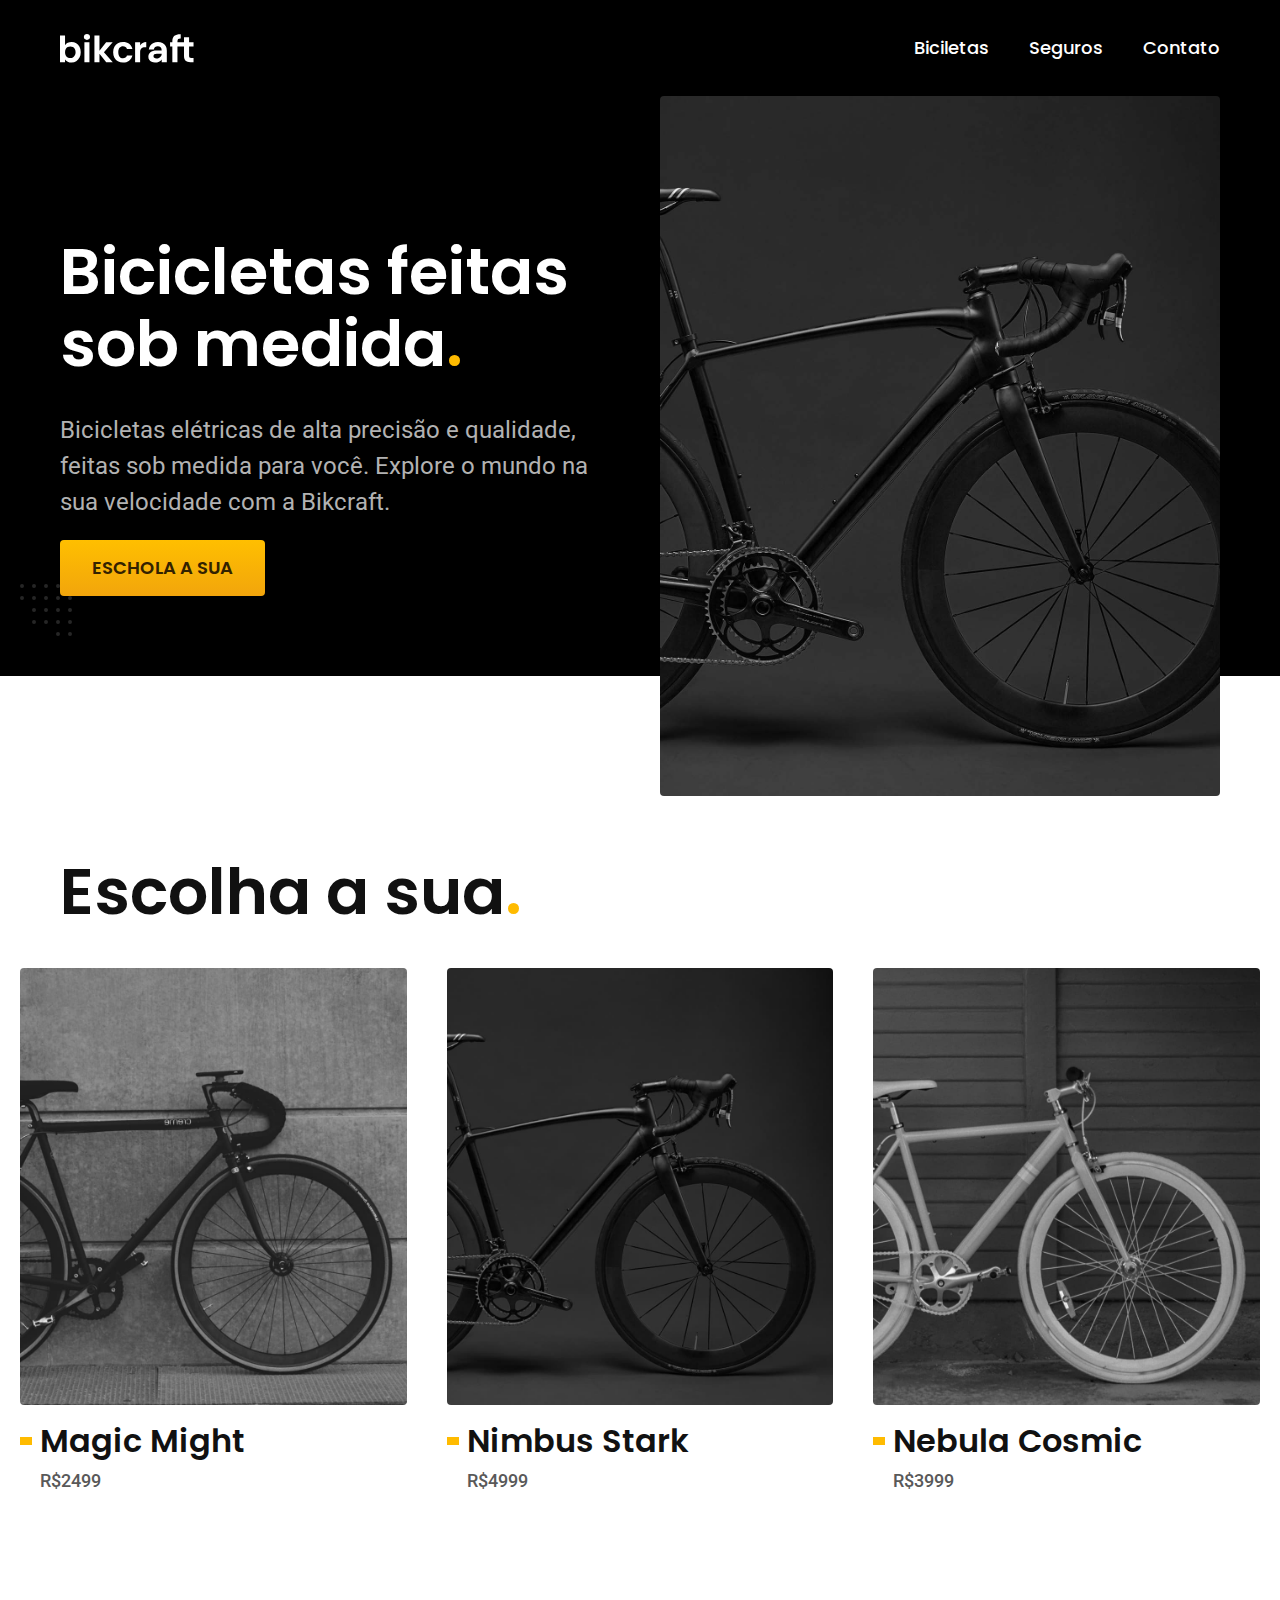
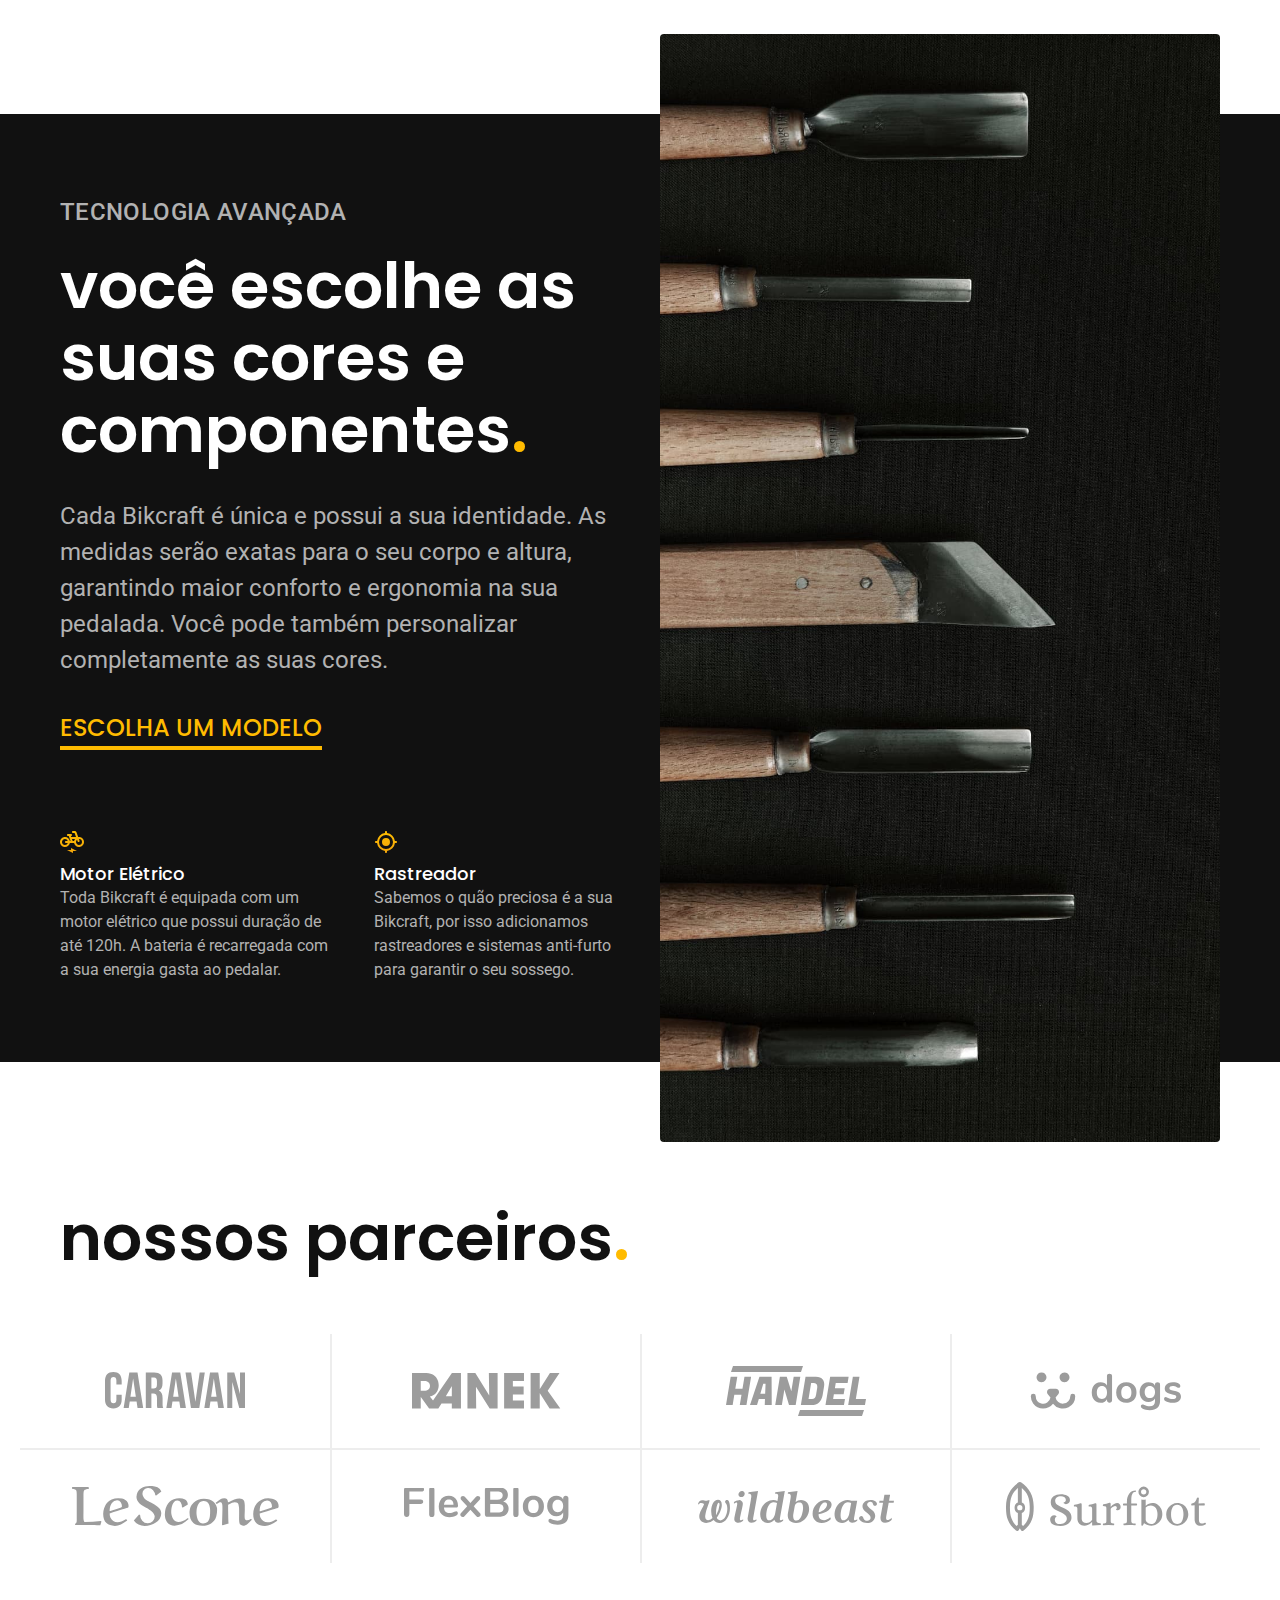
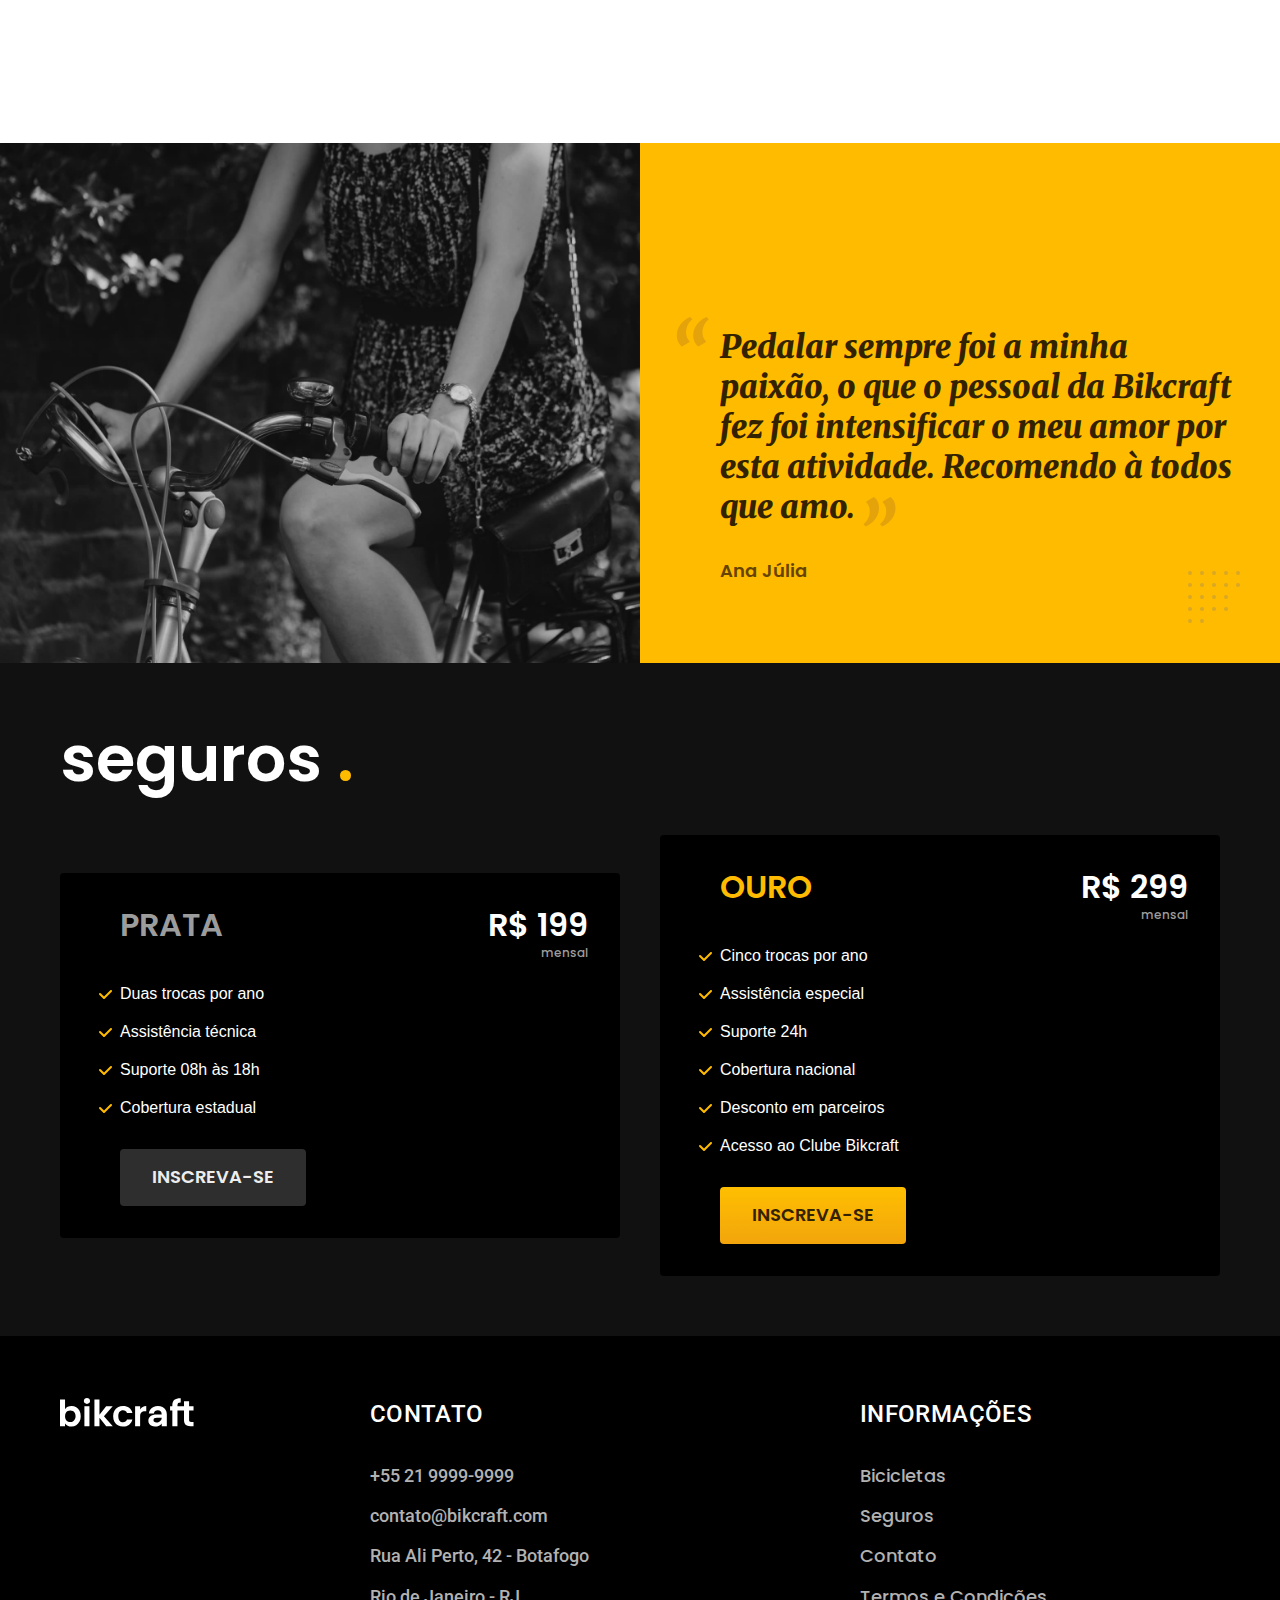
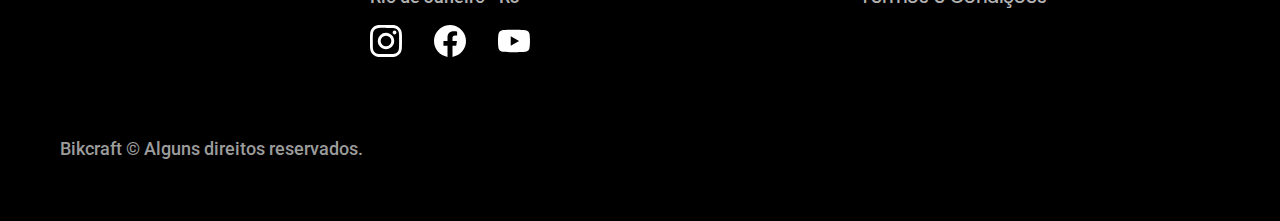
<file: index.html>
<!DOCTYPE html>
<html lang="pt-br">

<head>
  <meta charset="UTF-8">
  <meta http-equiv="X-UA-Compatible" content="IE=edge">
  <meta name="viewport" content="width=device-width, initial-scale=1.0">
  <meta name="description" content="Bicicletas elétricas de alta precisão e qualidade, feitas sob medida para você. Explore o mundo na sua velocidade com a Bikcraft.">
  <title>Bikcraft - Biciletas Eléctricas</title>

  <link rel="icon" href="./favicon.svg" type="image/svg+xml">

  <link rel="preload" href="./css/style.min.css" as="style">
  <link rel="stylesheet" href="./css/style.min.css">

  <link rel="preconnect" href="https://fonts.googleapis.com">
  <link rel="preconnect" href="https://fonts.gstatic.com" crossorigin>
  <link href="https://fonts.googleapis.com/css2?family=Merriweather:ital,wght@1,900&family=Poppins:wght@400;600&family=Roboto:wght@400;500&display=swap" rel="stylesheet">

  <script>document.documentElement.classList.add('js');</script>
</head>


<body>
  <header class="header-bg">
    <div class="header container">
      <a href="./">
        <img src="./img/bikcraft.svg" width="136" height="32" alt="Bikcraft">
      </a>

      <nav aria-label="primaria">
        <ul class="header-menu font-1-m  cor-0">
          <li><a href="./biciletas.html">Biciletas</a></li>
          <li><a href="./seguros.html">Seguros</a></li>
          <li><a href="./contato.html">Contato </a></li>
        </ul>
      </nav>
    </div>
  </header>

  <main class="introducao-bg">
    <div class="introducao container ">
      <div class="introducao-conteudo">
        <h1 class="texto-grande cor-0 font-1-xxl fadeInDown" data-anime="200">Bicicletas feitas sob medida<span class="cor-p1">.</span></h1>
        <p class="font-2-l cor-5 fadeInDown" data-anime="400">Bicicletas elétricas de alta precisão e qualidade, feitas sob medida para você. Explore o mundo na sua velocidade com a Bikcraft.</p>
        <a class="botao fadeInDown" href="./biciletas.html" data-anime="600">Eschola a sua</a>
      </div>
      <picture class="fadeInDown" data-anime="800">
        <source media="(max-width: 800px)" srcset="./img/bicicletas/nimbus.jpg ">
        <img src="./img/fotos/introducao.jpg" width="1280" height="1600" alt="Bicileta electria preta.">
      </picture>

    </div>
  </main>

  <article class="biciletas-lista">
    <h2 class="container font-1-xxl">Escolha a sua<span class="cor-p1 ">.</span></h2>

    <ul>
      <li>
        <a href="./biciletas/magic.html">
          <img src="./img/bicicletas/magic-home.jpg" alt="Bicicleta preta" width="460" height="520">
          <h3 class="font-1-xl ">Magic Might</h3>
          <span class="font-2-m cor-8">R$2499 </span>
        </a>
      </li>
      <li>
        <a href="./biciletas/nimbus.html">
          <img src="./img/bicicletas/nimbus-home.jpg" alt="Bicicleta preta" width="460" height="520">
          <h3 class="font-1-xl ">Nimbus Stark</h3>
          <span class="font-2-m cor-8">R$4999 </span>
        </a>
      </li>
      <li>
        <a href="./biciletas/nebula.html">
          <img src="./img/bicicletas/nebula-home.jpg" alt="Bicicleta branca" width="460" height="520">
          <h3 class="font-1-xl ">Nebula Cosmic</h3>
          <span class="font-2-m cor-8">R$3999 </span>
        </a>
      </li>
    </ul>
  </article>

  <article class="tecnologia-bg">
    <div class="tecnologia container">
      <div class="tecnologia-conteudo">
        <span class="font-2-l-b cor-5">TECNOLOGIA AVANÇADA</span>
        <h2 class="font-1-xxl cor-0">você escolhe as suas cores e componentes<span class="cor-p1 ">.</span></h2>
        <p class="font-2-l cor-5">Cada Bikcraft é única e possui a sua identidade. As medidas serão exatas para o seu corpo e altura, garantindo maior conforto e ergonomia na sua pedalada. Você pode também personalizar completamente as suas cores.</p>
        <a class="link" href="./biciletas.html ">ESCOLHA UM MODELO</a>
        <div class="tecnologia-vantagens">
          <div>
            <img src="./img/icones/eletrica.svg" width="24" height="24" alt="">
            <h3 class="font-1-m cor-0">Motor Elétrico</h3>
            <p class="font-2-s cor-5">Toda Bikcraft é equipada com um motor elétrico que possui duração de até 120h. A bateria é recarregada com a sua energia gasta ao pedalar. </p>
          </div>
          <div>
            <img src="./img/icones/rastreador.svg" width="24" height="24" alt="">
            <h3 class="font-1-m cor-0">Rastreador</h3>
            <p class="font-2-s cor-5">Sabemos o quão preciosa é a sua Bikcraft, por isso adicionamos rastreadores e sistemas anti-furto para garantir o seu sossego.</p>
          </div>
        </div>
      </div>
      <div class="tecnologia-imagem">
        <img src="./img/fotos/tecnologia.jpg" width="1200" height="1920" alt="">
      </div>
    </div>

  </article>

  <section class="parceiros" aria-label='Nossos Parceiros'>
    <h2 class=" container font-1-xxl">nossos parceiros<span class="cor-p1 ">.</span>
      <h2>
        <ul>
          <li><img src="./img/parceiros/caravan.svg" alt="Caravan" width="140" height="38"></li>
          <li><img src="./img/parceiros/ranek.svg" alt="Ranek" width="149" height="36"></li>
          <li><img src="./img/parceiros/handel.svg" alt="Handel" width="140" height="50"></li>
          <li><img src="./img/parceiros/dogs.svg" alt="Dogs" width="152" height="39"></li>
          <li><img src="./img/parceiros/lescone.svg" alt="LeScone" width="208" height="41"></li>
          <li><img src="./img/parceiros/flexblog.svg" alt="FlexBlog" width="165" height="38"></li>
          <li><img src="./img/parceiros/wildbeast.svg" alt="Wildbeast" width="196" height="34"></li>
          <li><img src="./img/parceiros/surfbot.svg" alt="Surfbot" width="200" height="49"></li>
        </ul>

  </section>

  <section class="depoimento" aria-label="depoimento">
    <div>
      <img src="./img/fotos/depoimento.jpg" alt="Pessoa pedalando uma bicileta Bikcraft" width="780" height="680">
    </div>
    <div class="depoimento-conteudo">
      <blockquote class="font-1-xl cor-p5 ">
        <p>Pedalar sempre foi a minha paixão, o que o pessoal da Bikcraft fez foi intensificar o meu amor por esta atividade. Recomendo à todos que amo.</p>
      </blockquote>
      <span class="font-1-m-b cor-p4">Ana Júlia</span>
    </div>
  </section>

  <article class="seguros-bg">
    <div class="seguros container">
      <h2 class="font-1-xxl cor-0">seguros <span class="cor-p1 ">.</span></h2>
      <div class="seguros-item">
        <h3 class="font-1-xl cor-6">PRATA</h3>
        <span class="font-1-xl cor-0">R$ 199 <span class="font-1-xs cor-6">mensal</span></span>
        <ul class="font=2-m cor-0 ">
          <li>Duas trocas por ano</li>
          <li>Assistência técnica</li>
          <li>Suporte 08h às 18h</li>
          <li>Cobertura estadual</li>
        </ul>
        <a class="botao secundario" href="./orcamento.html?tipo=seguro&produto=prata">Inscreva-Se</a>
      </div>
      <div class="seguros-item">
        <h3 class="font-1-xl cor-p1  ">OURO</h3>
        <span class="font-1-xl cor-0">R$ 299 <span class="font-1-xs cor-6  ">mensal</span></span>
        <ul class="font=2-m cor-0 ">
          <li>Cinco trocas por ano</li>
          <li>Assistência especial</li>
          <li>Suporte 24h</li>
          <li>Cobertura nacional</li>
          <li>Desconto em parceiros</li>
          <li>Acesso ao Clube Bikcraft </li>
        </ul>
        <a class="botao  " href="./orcamento.html?tipo=seguro&produto=ouro">Inscreva-se </a>
      </div>
    </div>

  </article>

  <footer class="footer-bg">
    <div class="footer container">
      <img src="./img/bikcraft.svg" alt="Bikcraft" width="136" height="32">
      <div class="footer-contato">
        <h3 class="font-2-l-b cor-0">Contato</h3>
        <ul class="font-2-m cor-5">
          <li>+55 21 9999-9999</li>
          <li>contato@bikcraft.com</li>
          <li>Rua Ali Perto, 42 - Botafogo</li>
          <li>Rio de Janeiro - RJ</li>
        </ul>
        <div class="footer-redes">
          <a href="https://instagram.com" target="_blank"><img src="./img/redes/instagram.svg" alt="Instagram" width="32" height="32"></a>
          <a href="https://facebook.com" target="_blank"><img src="./img/redes/facebook.svg" alt="Facebook" width="32" height="32"></a>
          <a href="https://youtube.com" target="_blank"><img src="./img/redes/youtube.svg" alt="Youtube" width="32" height="32"></a>
        </div>
      </div>
      <div class="footer-informacoes">
        <h3 class="font-2-l-b cor-0">Informações</h3>
        <nav>
          <ul class="font-1-m cor-5">
            <li><a href="./bicicletas.html">Bicicletas</a></li>
            <li><a href="./seguros.html">Seguros</a></li>
            <li><a href="./contato.html">Contato</a></li>
            <li><a href="./termos.html">Termos e Condições</a></li>
          </ul>
        </nav>
      </div>
      <p class="font-2-m cor-6 footer-copy">Bikcraft © Alguns direitos reservados.</p>
    </div>
  </footer>

  <script src="./js/plugins/simple-anime.js"></script>
  <script src="./js/script.js"></script>
</body>


</html>
</file>
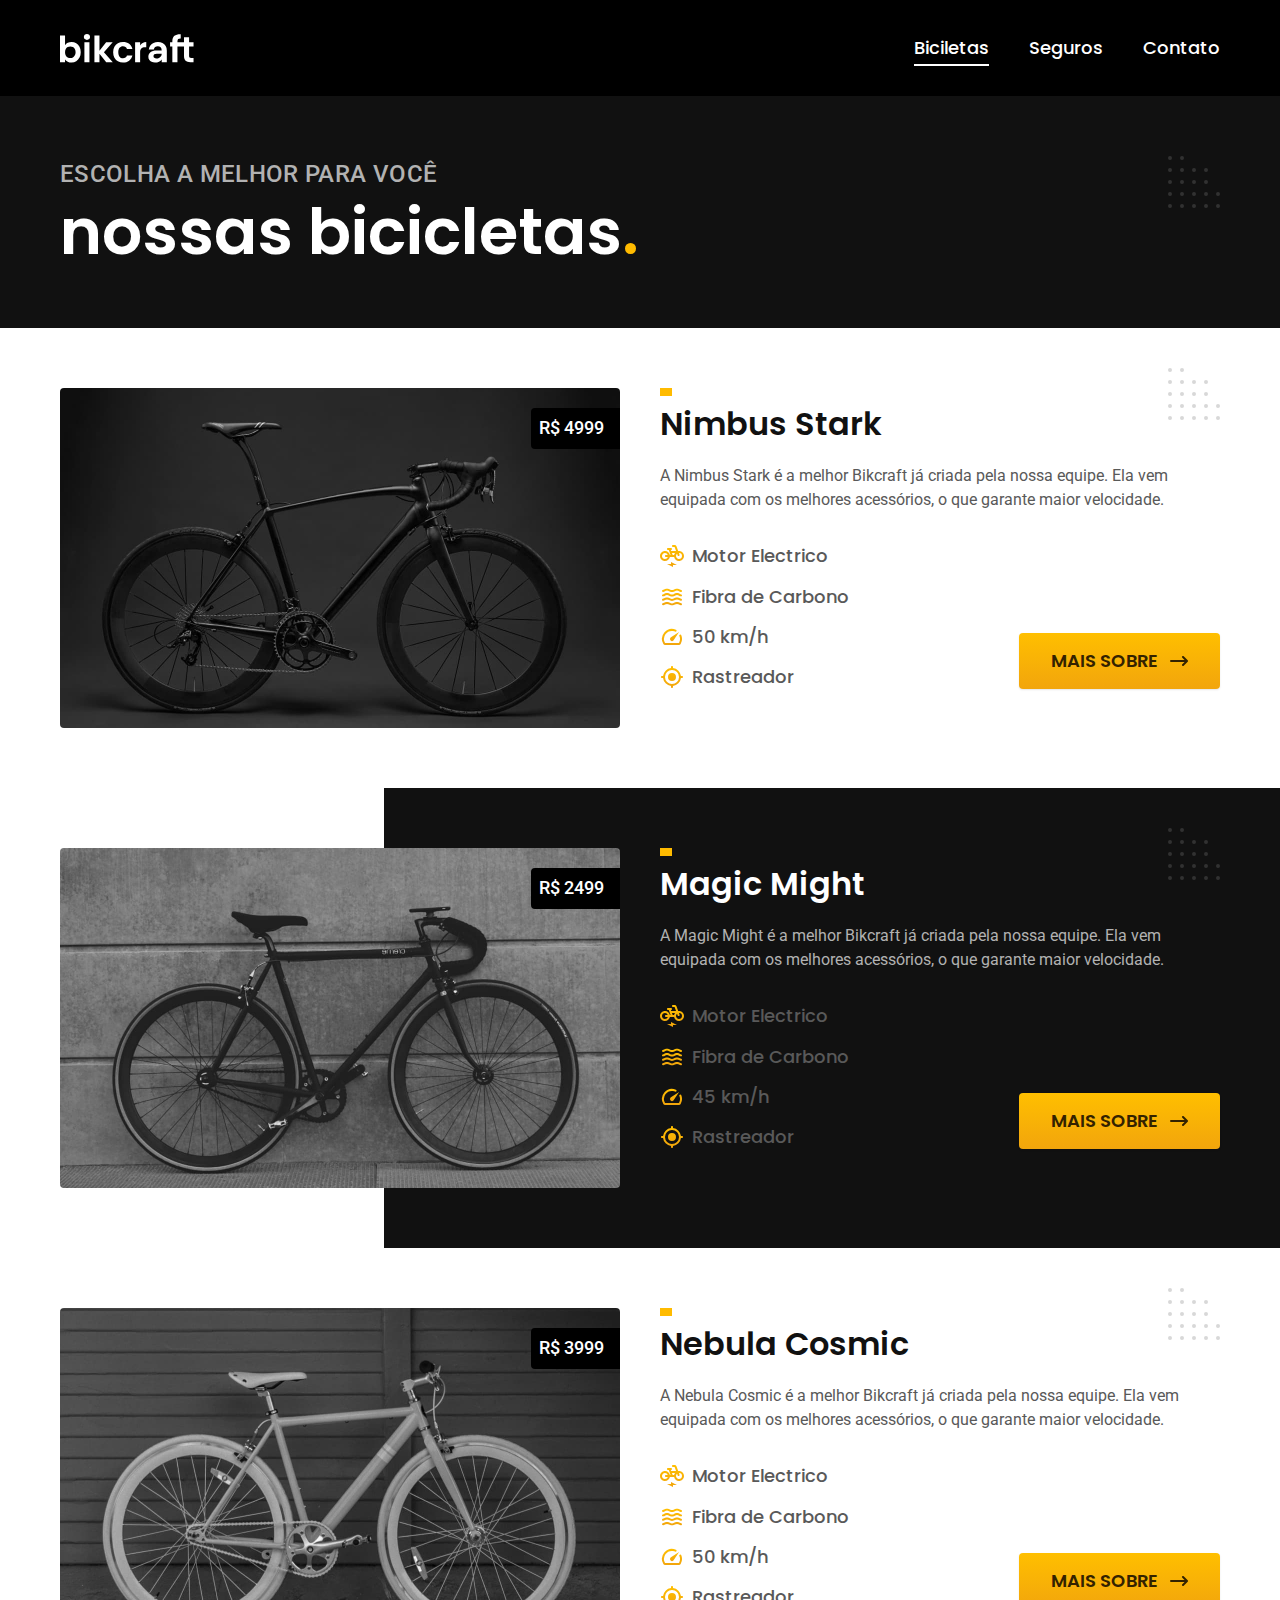
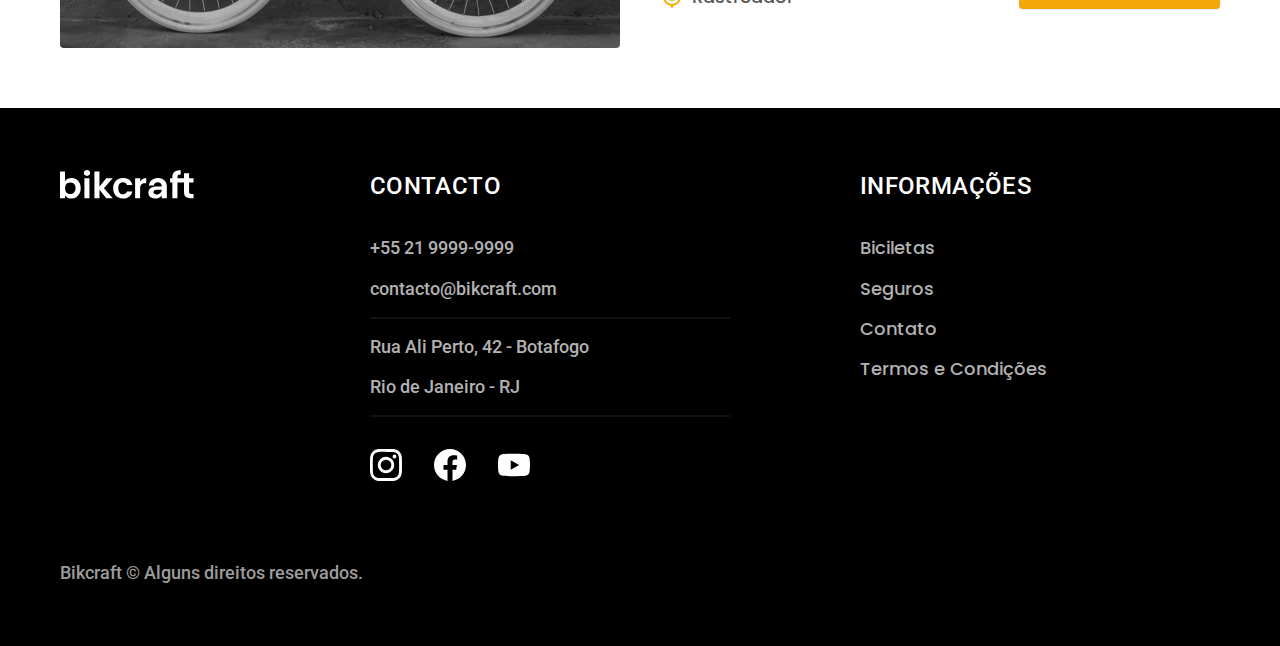
<file: biciletas.html>
<!DOCTYPE html>
<html lang="pt-br">

<head>
  <meta charset="UTF-8">
  <meta http-equiv="X-UA-Compatible" content="IE=edge">
  <meta name="viewport" content="width=device-width, initial-scale=1.0">
  <link rel="icon" href="./favicon.svg" type="image/svg+xml">

  <link rel="preload" href="./css/style.min.css" as="style">
  <link rel="stylesheet" href="./css/style.min.css">
  <link rel="preconnect" href="https://fonts.googleapis.com">
  <link rel="preconnect" href="https://fonts.gstatic.com" crossorigin>
  <link href="https://fonts.googleapis.com/css2?family=Merriweather:ital,wght@1,900&family=Poppins:wght@400;600&family=Roboto:wght@400;500&display=swap" rel="stylesheet">
  <title>Biciletas | Bikcraft </title>
  <meta name="description" content="Biciletas">
  <script>document.documentElement.classList.add('js');</script>
</head>


<body id="biciletas ">
  <header class="header-bg">
    <div class="header container">
      <a href="./">
        <img src="./img/bikcraft.svg" alt="Bikcraft">
      </a>

      <nav aria-label="primaria">
        <ul class="header-menu font-1-m  cor-0">
          <li><a href="./biciletas.html">Biciletas</a></li>
          <li><a href="./seguros.html">Seguros</a></li>
          <li><a href="./contato.html">Contato </a></li>
        </ul>
      </nav>
    </div>
  </header>

  <main>
    <div class="titulo-bg">
      <div class="titulo container">
        <p class="font-2-l-b cor-5 ">ESCOLHA A MELHOR PARA VOCÊ</p>
        <h1 class="font-1-xxl cor-0 ">nossas bicicletas<span class="cor-p1   ">.</span> </h1>
      </div>
    </div>

    <div class="biciletas container">
      <div class="biciletas-imagem">
        <img src="./img/bicicletas/nimbus.jpg" alt="Nimbus">
        <span class="font-2-m cor-0 ">R$ 4999</span>
      </div>
      <div class="biciletas-conteudo">
        <h2 class="font-1-xl ">Nimbus Stark</h2>
        <p class="font-2-s cor-8">A Nimbus Stark é a melhor Bikcraft já criada pela nossa equipe. Ela vem equipada com os melhores acessórios, o que garante maior velocidade. </p>
        <ul class="font-1-m cor-8 ">
          <li><img src="./img/icones/eletrica.svg" alt="">
            Motor Electrico
          </li>
          <li><img src="./img/icones/carbono.svg" alt="">
            Fibra de Carbono
          </li>
          <li><img src="./img/icones/velocidade.svg" alt="">
            50 km/h
          </li>
          <li><img src="./img/icones/rastreador.svg" alt="">
            Rastreador
          </li>
        </ul>
        <a class="botao seta" href="./biciletas/nimbus.html">Mais Sobre</a>
      </div>
    </div>


    <div class="biciletas-bg">
      <div class="biciletas container">
        <div class="biciletas-imagem">
          <img src="./img/bicicletas/magic.jpg" alt="Nimbus">
          <span class="font-2-m cor-0 ">R$ 2499</span>
        </div>
        <div class="biciletas-conteudo">
          <h2 class="font-1-xl cor-0 ">Magic Might</h2>
          <p class="font-2-s cor-5 ">A Magic Might é a melhor Bikcraft já criada pela nossa equipe. Ela vem equipada com os melhores acessórios, o que garante maior velocidade. </p>
          <ul class="font-1-m cor-8 ">
            <li><img src="./img/icones/eletrica.svg" alt="">
              Motor Electrico
            </li>
            <li><img src="./img/icones/carbono.svg" alt="">
              Fibra de Carbono
            </li>
            <li><img src="./img/icones/velocidade.svg" alt="">
              45 km/h
            </li>
            <li><img src="./img/icones/rastreador.svg" alt="">
              Rastreador
            </li>
          </ul>
          <a class="botao seta" href="./biciletas/magic.html">Mais Sobre</a>
        </div>
      </div>
    </div>

    <div class="biciletas container">
      <div class="biciletas-imagem">
        <img src="./img/bicicletas/nebula.jpg" alt="Nimbus">
        <span class="font-2-m cor-0 ">R$ 3999</span>
      </div>
      <div class="biciletas-conteudo">
        <h2 class="font-1-xl ">Nebula Cosmic</h2>
        <p class="font-2-s cor-8">A Nebula Cosmic é a melhor Bikcraft já criada pela nossa equipe. Ela vem equipada com os melhores acessórios, o que garante maior velocidade. </p>
        <ul class="font-1-m cor-8 ">
          <li><img src="./img/icones/eletrica.svg" alt="">
            Motor Electrico
          </li>
          <li><img src="./img/icones/carbono.svg" alt="">
            Fibra de Carbono
          </li>
          <li><img src="./img/icones/velocidade.svg" alt="">
            50 km/h
          </li>
          <li><img src="./img/icones/rastreador.svg" alt="">
            Rastreador
          </li>
        </ul>
        <a class="botao seta" href="./biciletas/nebula.html">Mais Sobre</a>
      </div>
    </div>

  </main>

  <footer class="footer-bg">
    <div class="footer container">
      <img src="./img/bikcraft.svg" alt="Bikcraft">
      <div class="footer-contacto">
        <h3 class="font-2-l-b cor-0">Contacto</h3>
        <ul class="font-2-m cor-5">
          <li><a href="tel:+552199999999">+55 21 9999-9999</a></li>
          <li><a href="mailto:contacto@bikcraft.com">contacto@bikcraft.com</a></li>
          <li>Rua Ali Perto, 42 - Botafogo </li>
          <li>Rio de Janeiro - RJ</li>
        </ul>
        <div class="footer-redes">
          <a href="https://instagram.com" target="_blank"><img src="./img/redes/instagram.svg" alt="Instagram" width="32" height="32"></a>
          <a href="https://facebook.com" target="_blank"><img src="./img/redes/facebook.svg" alt="Facebook" width="32" height="32"></a>
          <a href="https://youtube.com" target="_blank"><img src="./img/redes/youtube.svg" alt="Youtube" width="32" height="32"></a>
        </div>
      </div>
      <div class="footer-informacoes">
        <h3 class="font-2-l-b cor-0">INFORMAÇÕES</h3>
        <nav>
          <ul class="font-1-m cor-5">
            <li><a href="./biciletas.html">Biciletas</a></li>
            <li><a href="./seguros.html">Seguros</a></li>
            <li><a href="./contato.html">Contato</a></li>
            <li><a href="./termos.html">Termos e Condições</a></li>
          </ul>
        </nav>
      </div>
      <p class="footer-copy font-2-m cor-6">Bikcraft © Alguns direitos reservados. </p>
    </div>

  </footer>
  <script src="./js/script.js"></script>
</body>


</html>
</file>
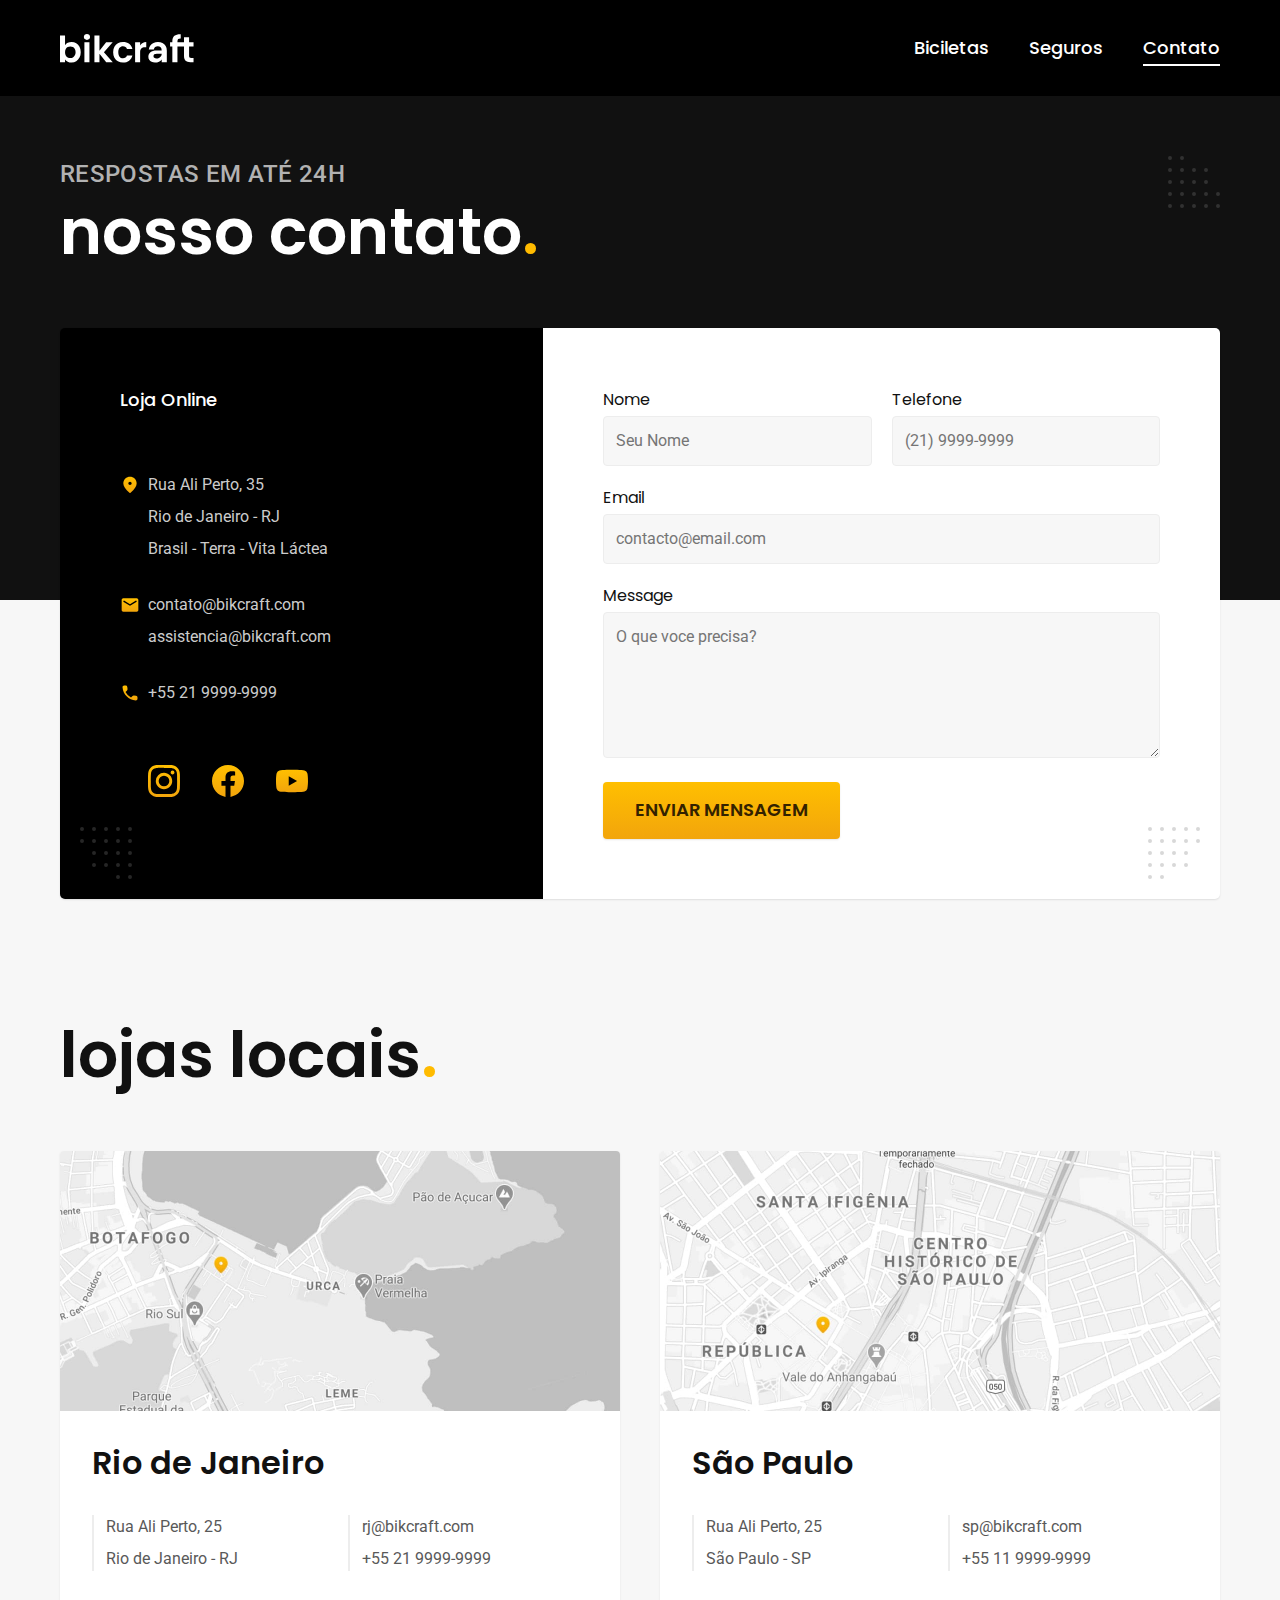
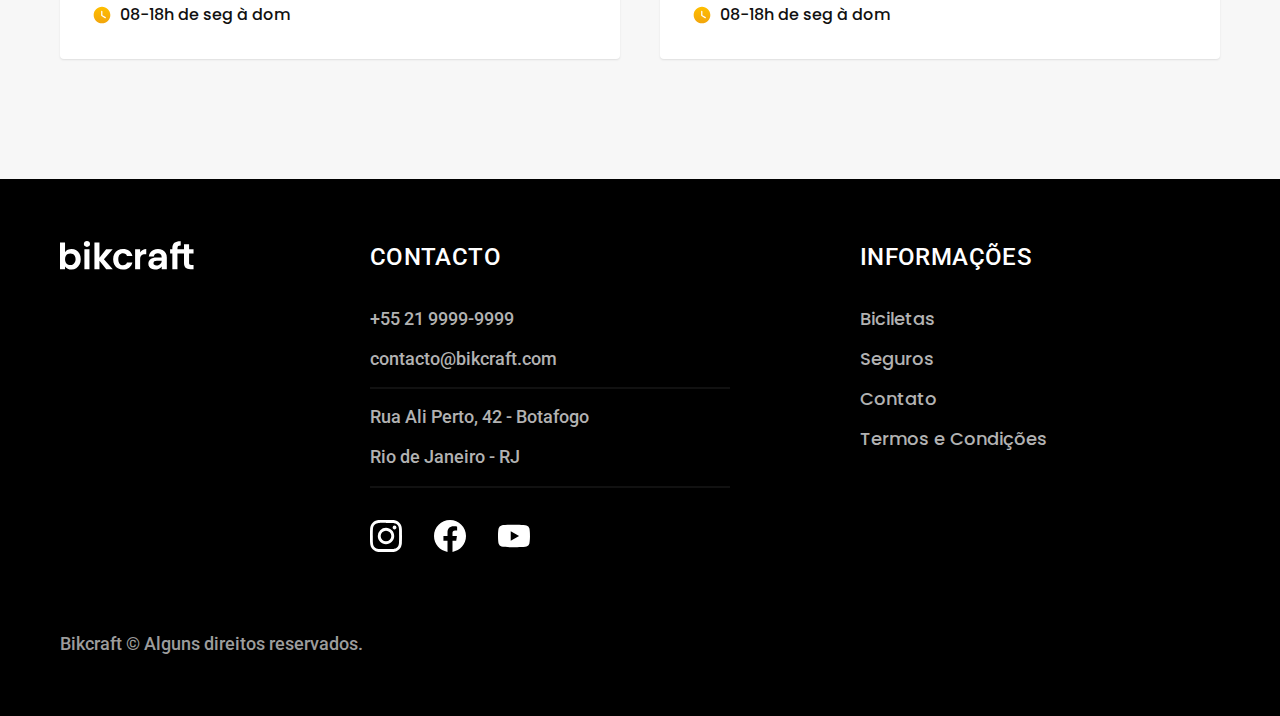
<file: contato.html>
<!DOCTYPE html>
<html lang="pt-br">

<head>
  <meta charset="UTF-8">
  <meta http-equiv="X-UA-Compatible" content="IE=edge">
  <meta name="viewport" content="width=device-width, initial-scale=1.0">
  <link rel="icon" href="./favicon.svg" type="image/svg+xml">

  <link rel="preload" href="./css/style.min.css" as="style">
  <link rel="stylesheet" href="./css/style.min.css">
  <link rel="preconnect" href="https://fonts.googleapis.com">
  <link rel="preconnect" href="https://fonts.gstatic.com" crossorigin>
  <link href="https://fonts.googleapis.com/css2?family=Merriweather:ital,wght@1,900&family=Poppins:wght@400;600&family=Roboto:wght@400;500&display=swap" rel="stylesheet">
  <title>Contato | Bikcraft </title>
  <meta name="description" content="Contato">
  <script>document.documentElement.classList.add('js');</script>
</head>


<body id="contato">
  <header class="header-bg">
    <div class="header container">
      <a href="./">
        <img src="./img/bikcraft.svg" alt="Bikcraft">
      </a>

      <nav aria-label="primaria">
        <ul class="header-menu font-1-m  cor-0">
          <li><a href="./biciletas.html">Biciletas</a></li>
          <li><a href="./seguros.html">Seguros</a></li>
          <li><a href="./contato.html">Contato </a></li>
        </ul>
      </nav>
    </div>
  </header>

  <main>
    <div class="titulo-bg">
      <div class="titulo container">
        <p class="font-2-l-b cor-5 ">RESPOSTAS EM ATÉ 24H</p>
        <h1 class="font-1-xxl cor-0 ">nosso contato<span class="cor-p1">.</span> </h1>
      </div>
    </div>

    <div class="contato container">
      <section class="contato-dados" aria-label="endereco">
        <h2 class="font-1-m cor-0">Loja Online</h2>
        <div class="contato-endereco font-2-s cor-4">
          <p>Rua Ali Perto, 35 </p>
          <p>Rio de Janeiro - RJ</p>
          <p>Brasil - Terra - Vita Láctea</p>
        </div>
        <address class="contato-meios font-2-s cor-4">
          <a href="mailto:contato@bikcraft.com">contato@bikcraft.com</a>
          <a href="mailto:assistencia@bikcraft.com">assistencia@bikcraft.com</a>
          <a href="tel:+552199999999">+55 21 9999-9999</a>
        </address>
        <div class="contato-redes">
          <a href="./">
            <img src="./img/redes/instagram-p.svg" alt="Instagram">
          </a>
          <a href="./">
            <img src="./img/redes/facebook-p.svg" alt="Facebook">
          </a>
          <a href="./">
            <img src="./img/redes/youtube-p.svg" alt="YouTube">
          </a>
        </div>
      </section>

      <section class="contato-formulario" aria-label="formulario">
        <form class="form" action="./enviar.php" method="post">
          <div>
            <label for="nome">Nome</label>
            <input type="text" id="nome" name="nome" placeholder="Seu Nome">
          </div>
          <div>
            <label for="telefone">Telefone </label>
            <input type="text" id="telefone" name="telefone" placeholder="(21) 9999-9999">
          </div>
          <div class="col-2">
            <label for="email">Email</label>
            <input type="email" id="email" name="email" placeholder="contacto@email.com" required>
          </div>
          <div class="col-2">
            <label for="message">Message</label>
            <textarea rows="5" id="message" name="message" placeholder="O que voce precisa?"></textarea>
          </div>
          <button class="botao col-2">Enviar Mensagem</button>
        </form>

      </section>
    </div>

  </main>

  <article class="lojas container">
    <h2 class="font-1-xxl">lojas locais<spa class="cor-p1">.</span></h2>
    <div class="lojas-item">
      <img src="./img/lojas/rj.jpg" alt="mapa em RJ">
      <div class="lojas-conteudo">
        <h3 class="font-1-xl">Rio de Janeiro</h3>
        <div class="lojas-dados font-2-s cor-8">
          <p>Rua Ali Perto, 25</p>
          <p>Rio de Janeiro - RJ</p>
        </div>
        <div class="lojas-dados font-2-s cor-8">
          <a href="mailto:rj@bikcraft.com">rj@bikcraft.com</a>
          <a href="tel:+552199999999">+55 21 9999-9999</a>
        </div>
        <p class="lojas-tempo font-1-s"><img src="./img/icones/horario.svg">08-18h de seg à dom</p>
      </div>
    </div>
    <div class="lojas-item">
      <img src="./img/lojas/sp.jpg" alt="mapa em sp">
      <div class="lojas-conteudo">
        <h3 class="font-1-xl">São Paulo</h3>
        <div class="lojas-dados font-2-s cor-8">
          <p>Rua Ali Perto, 25</p>
          <p>São Paulo - SP</p>
        </div>
        <div class="lojas-dados font-2-s cor-8">
          <a href="mailto:sp@bikcraft.com">sp@bikcraft.com</a>
          <a href="tel:+551199999999">+55 11 9999-9999</a>
        </div>
        <p class="lojas-tempo font-1-s"><img src="./img/icones/horario.svg">08-18h de seg à dom</p>
      </div>
    </div>

  </article>

  <footer class="footer-bg">
    <div class="footer container">
      <img src="./img/bikcraft.svg" alt="Bikcraft">
      <div class="footer-contacto">
        <h3 class="font-2-l-b cor-0">Contacto</h3>
        <ul class="font-2-m cor-5">
          <li><a href="tel:+552199999999">+55 21 9999-9999</a></li>
          <li><a href="mailto:contacto@bikcraft.com">contacto@bikcraft.com</a></li>
          <li>Rua Ali Perto, 42 - Botafogo </li>
          <li>Rio de Janeiro - RJ</li>
        </ul>
        <div class="footer-redes">
          <a href="https://instagram.com" target="_blank"><img src="./img/redes/instagram.svg" alt="Instagram" width="32" height="32"></a>
          <a href="https://facebook.com" target="_blank"><img src="./img/redes/facebook.svg" alt="Facebook" width="32" height="32"></a>
          <a href="https://youtube.com" target="_blank"><img src="./img/redes/youtube.svg" alt="Youtube" width="32" height="32"></a>
        </div>
      </div>
      <div class="footer-informacoes">
        <h3 class="font-2-l-b cor-0">INFORMAÇÕES</h3>
        <nav>
          <ul class="font-1-m cor-5">
            <li><a href="./biciletas.html">Biciletas</a></li>
            <li><a href="./seguros.html">Seguros</a></li>
            <li><a href="./contato.html">Contato</a></li>
            <li><a href="./termos.html">Termos e Condições</a></li>
          </ul>
        </nav>
      </div>
      <p class="footer-copy font-2-m cor-6">Bikcraft © Alguns direitos reservados. </p>
    </div>

  </footer>
  <script src="./js/script.js"></script>
  <script src="./js/formulario.js"></script>
</body>


</html>
</file>
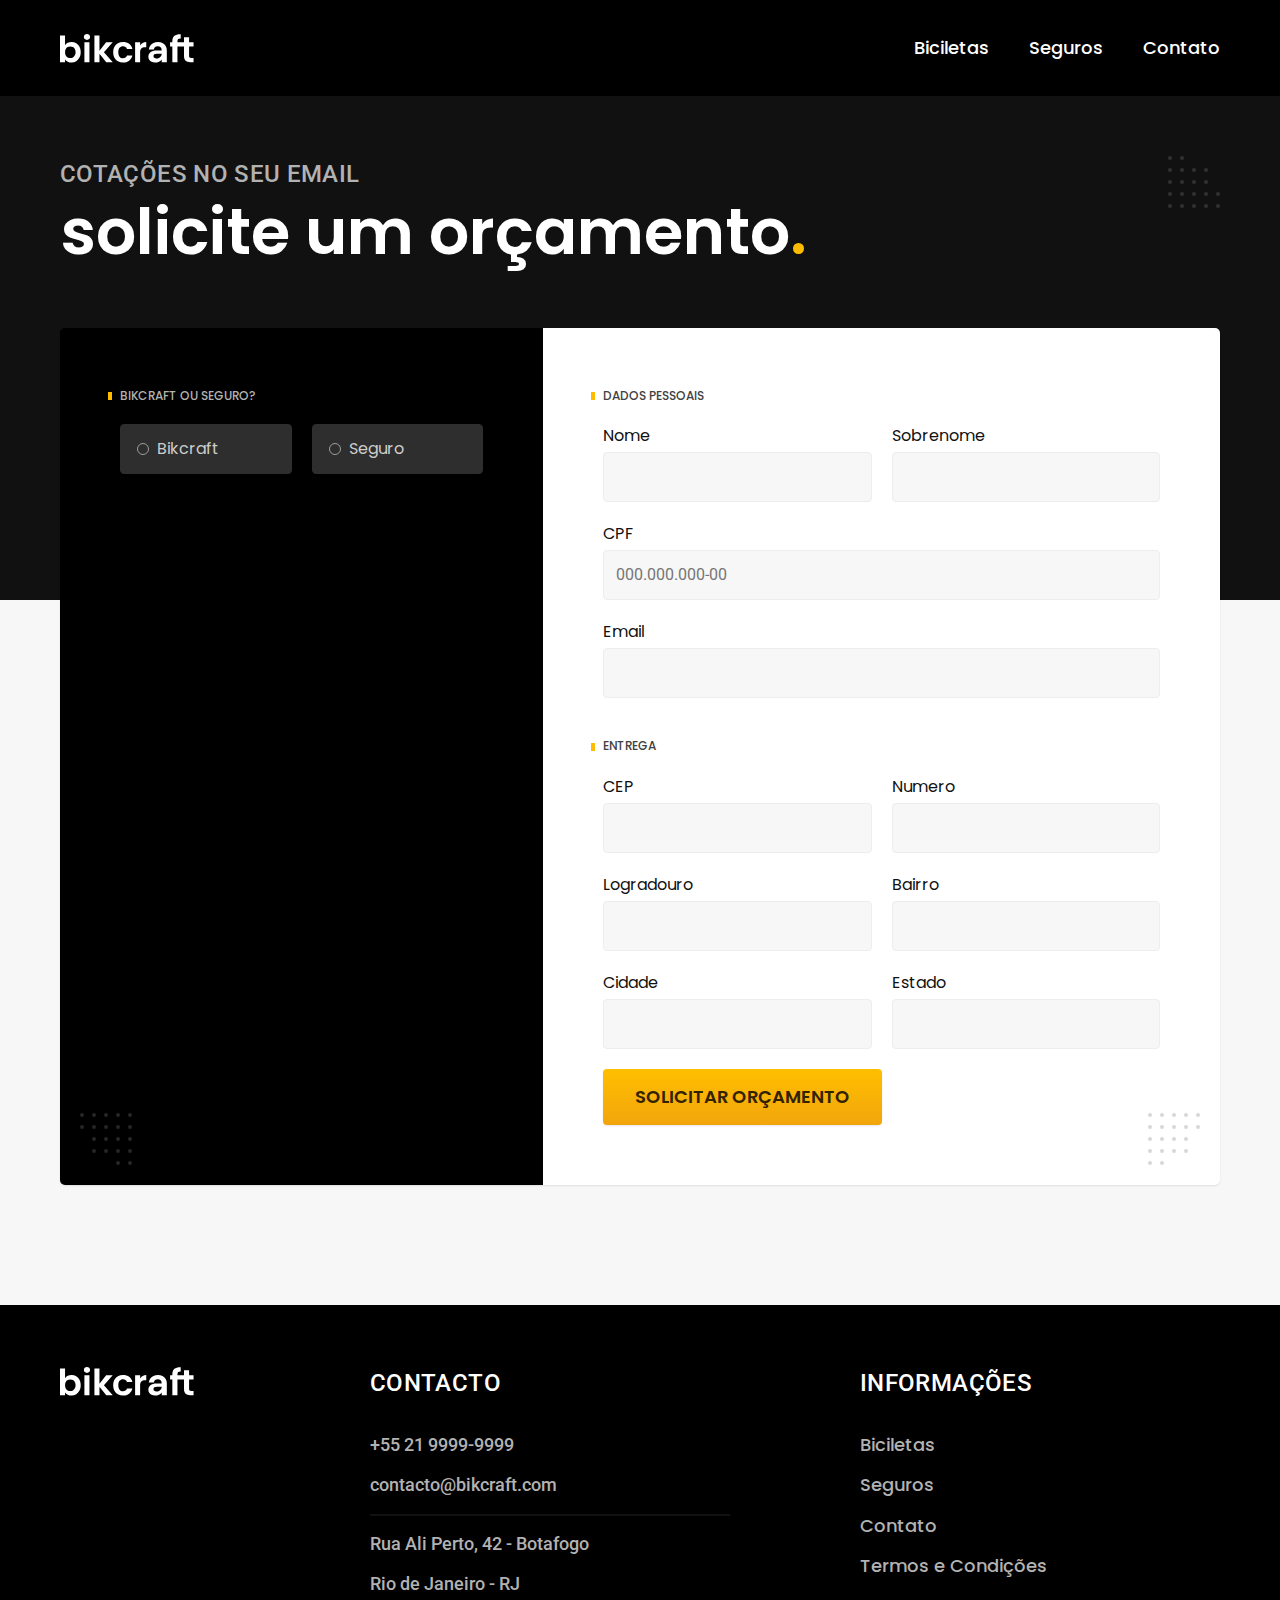
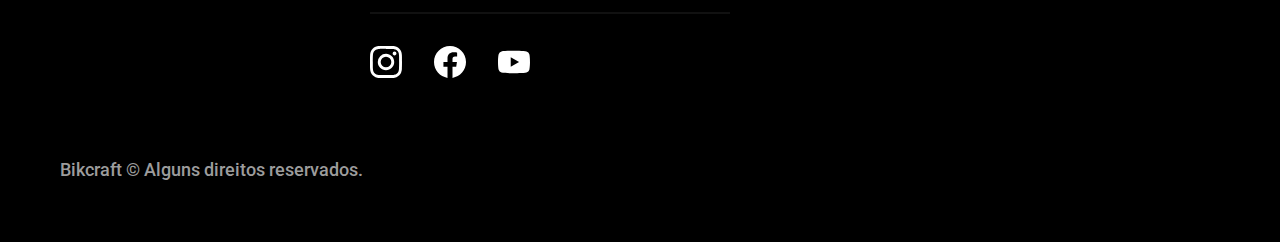
<file: orcamento.html>
<!DOCTYPE html>
<html lang="pt-br">

<head>
  <meta charset="UTF-8">
  <meta http-equiv="X-UA-Compatible" content="IE=edge">
  <meta name="viewport" content="width=device-width, initial-scale=1.0">
  <link rel="icon" href="./favicon.svg" type="image/svg+xml">

  <link rel="preload" href="./css/style.min.css" as="style">
  <link rel="stylesheet" href="./css/style.min.css">
  <link rel="preconnect" href="https://fonts.googleapis.com">
  <link rel="preconnect" href="https://fonts.gstatic.com" crossorigin>
  <link href="https://fonts.googleapis.com/css2?family=Merriweather:ital,wght@1,900&family=Poppins:wght@400;600&family=Roboto:wght@400;500&display=swap" rel="stylesheet">
  <title>Orçamento | Bikcraft </title>
  <meta name="description" content="orçamento">
  <script>document.documentElement.classList.add('js');</script>
</head>


<body id="orcamento">
  <header class="header-bg">
    <div class="header container">
      <a href="./">
        <img src="./img/bikcraft.svg" alt="Bikcraft">
      </a>

      <nav aria-label="primaria">
        <ul class="header-menu font-1-m  cor-0">
          <li><a href="./biciletas.html">Biciletas</a></li>
          <li><a href="./seguros.html">Seguros</a></li>
          <li><a href="./contato.html">Contato </a></li>
        </ul>
      </nav>
    </div>
  </header>

  <main>
    <div class="titulo-bg">
      <div class="titulo container">
        <p class="font-2-l-b cor-5 ">COTAÇÕES NO SEU EMAIL</p>
        <h1 class="font-1-xxl cor-0 ">solicite um orçamento<span class="cor-p1">.</span> </h1>
      </div>
    </div>

    <form class="orcamento container" action="./enviar.php" method="post">
      <div class="orcamento-produto">
        <h2 class="font-1-xs cor-5">Bikcraft ou Seguro?</h2>

        <input type="radio" name="tipo" value="bikcraft" id="bikcraft">
        <label for="bikcraft">Bikcraft</label>

        <input type="radio" name="tipo" value="seguro" id="seguro">
        <label for="seguro">Seguro</label>

        <div class="orcamento-conteudo" id="orcamento-bikcraft">
          <h2 class="font-1-xs cor-5">Escolha a sua</h2>

          <input type="radio" name="produto" value="nimbus" id="nimbus">
          <label for="nimbus">Nimbus Stark <span>R$ 4999</span></label>
          <div class="orcamento-detalhes">
            <ul class="font-1-xs cor-8">
              <li><img src="./img/icones/eletrica.svg" alt=""> Motor Eletrico</li>
              <li><img src="./img/icones/carbono.svg" alt=""> Fibra de Carbono</li>
              <li><img src="./img/icones/velocidade.svg" alt=""> 50 km/h</li>
              <li><img src="./img/icones/rastreador.svg" alt=""> Rastreador</li>
            </ul>
            <img src="./img/bicicletas/nimbus.jpg" alt="">
          </div>

          <input type="radio" name="produto" value="Magic" id="Magic">
          <label for="Magic">Magic Might <span>R$ 2499</span></label>
          <div class="orcamento-detalhes">
            <ul class="font-1-xs cor-8">
              <li><img src="./img/icones/eletrica.svg" alt=""> Motor Eletrico</li>
              <li><img src="./img/icones/carbono.svg" alt=""> Fibra de Carbono</li>
              <li><img src="./img/icones/velocidade.svg" alt=""> 45 km/h</li>
              <li><img src="./img/icones/rastreador.svg" alt=""> Rastreador</li>
            </ul>
            <img src="./img/bicicletas/magic.jpg" alt="">
          </div>

          <input type="radio" name="produto" value="nebula" id="nebula">
          <label for="nebula">Nebula Cosmic <span>R$ 3999</span></label>
          <div class="orcamento-detalhes">
            <ul class="font-1-xs cor-8">
              <li><img src="./img/icones/eletrica.svg" alt=""> Motor Eletrico</li>
              <li><img src="./img/icones/carbono.svg" alt=""> Fibra de Carbono</li>
              <li><img src="./img/icones/velocidade.svg" alt=""> 40 km/h</li>
              <li><img src="./img/icones/rastreador.svg" alt=""> Rastreador</li>
            </ul>
            <img src="./img/bicicletas/nebula.jpg" alt="">
          </div>

        </div>

        <div class="orcamento-conteudo" id="orcamento-seguro">
          <h2 class="font-1-xs cor-5">Escolha o plano</h2>

          <input type="radio" name="produto" value="prata" id="prata">
          <label for="prata">Prata <span>R$ 199</span></label>

          <input type="radio" name="produto" value="ouro" id="ouro">
          <label for="ouro">Ouro <span>R$ 299</span></label>
        </div>

      </div>
      <div class="orcamento-dados form">
        <h2 class="font-1-xs cor-9 col-2">dados pessoais</h2>
        <div>
          <label for="nome">Nome</label>
          <input type="text" id="nome" name="nome">
        </div>
        <div>
          <label for="sobrenome">Sobrenome</label>
          <input type="text" id="sobrenome" name="sobrenome">
        </div>
        <div class="col-2">
          <label for="cpf">CPF</label>
          <input type="text" id="cpf" name="cpf" placeholder="000.000.000-00">
        </div>
        <div class="col-2">
          <label for="email">Email</label>
          <input type="email" id="email" name="email" required>
        </div>
        <h2 class="font-1-xs cor-9 col-2">entrega</h2>
        <div>
          <label for="cep">CEP</label>
          <input type="text" id="cep" name="cep">
        </div>
        <div>
          <label for="numero">Numero</label>
          <input type="text" id="numero" name="numero">
        </div>
        <div>
          <label for="logradouro">Logradouro</label>
          <input type="text" id="logradouro" name="logradouro">
        </div>
        <div>
          <label for="bairro">Bairro</label>
          <input type="text" id="bairro" name="bairro">
        </div>
        <div>
          <label for="cidade">Cidade</label>
          <input type="text" id="cidade" name="cidade">
        </div>
        <div>
          <label for="estado">Estado</label>
          <input type="text" id="estado" name="estado">
        </div>
        <button class="botao col-2">Solicitar Orçamento</button>
      </div>
    </form>
  </main>

  <footer class="footer-bg">
    <div class="footer container">
      <img src="./img/bikcraft.svg" alt="Bikcraft">
      <div class="footer-contacto">
        <h3 class="font-2-l-b cor-0">Contacto</h3>
        <ul class="font-2-m cor-5">
          <li><a href="tel:+552199999999">+55 21 9999-9999</a></li>
          <li><a href="mailto:contacto@bikcraft.com">contacto@bikcraft.com</a></li>
          <li>Rua Ali Perto, 42 - Botafogo </li>
          <li>Rio de Janeiro - RJ</li>
        </ul>
        <div class="footer-redes">
          <a href="https://instagram.com" target="_blank"><img src="./img/redes/instagram.svg" alt="Instagram" width="32" height="32"></a>
          <a href="https://facebook.com" target="_blank"><img src="./img/redes/facebook.svg" alt="Facebook" width="32" height="32"></a>
          <a href="https://youtube.com" target="_blank"><img src="./img/redes/youtube.svg" alt="Youtube" width="32" height="32"></a>
        </div>
      </div>
      <div class="footer-informacoes">
        <h3 class="font-2-l-b cor-0">INFORMAÇÕES</h3>
        <nav>
          <ul class="font-1-m cor-5">
            <li><a href="./biciletas.html">Biciletas</a></li>
            <li><a href="./seguros.html">Seguros</a></li>
            <li><a href="./contato.html">Contato</a></li>
            <li><a href="./termos.html">Termos e Condições</a></li>
          </ul>
        </nav>
      </div>
      <p class="footer-copy font-2-m cor-6">Bikcraft © Alguns direitos reservados. </p>
    </div>

  </footer>
  <script src="./js/script.js"></script>
  <script src="./js/formulario.js"></script>
</body>


</html>
</file>
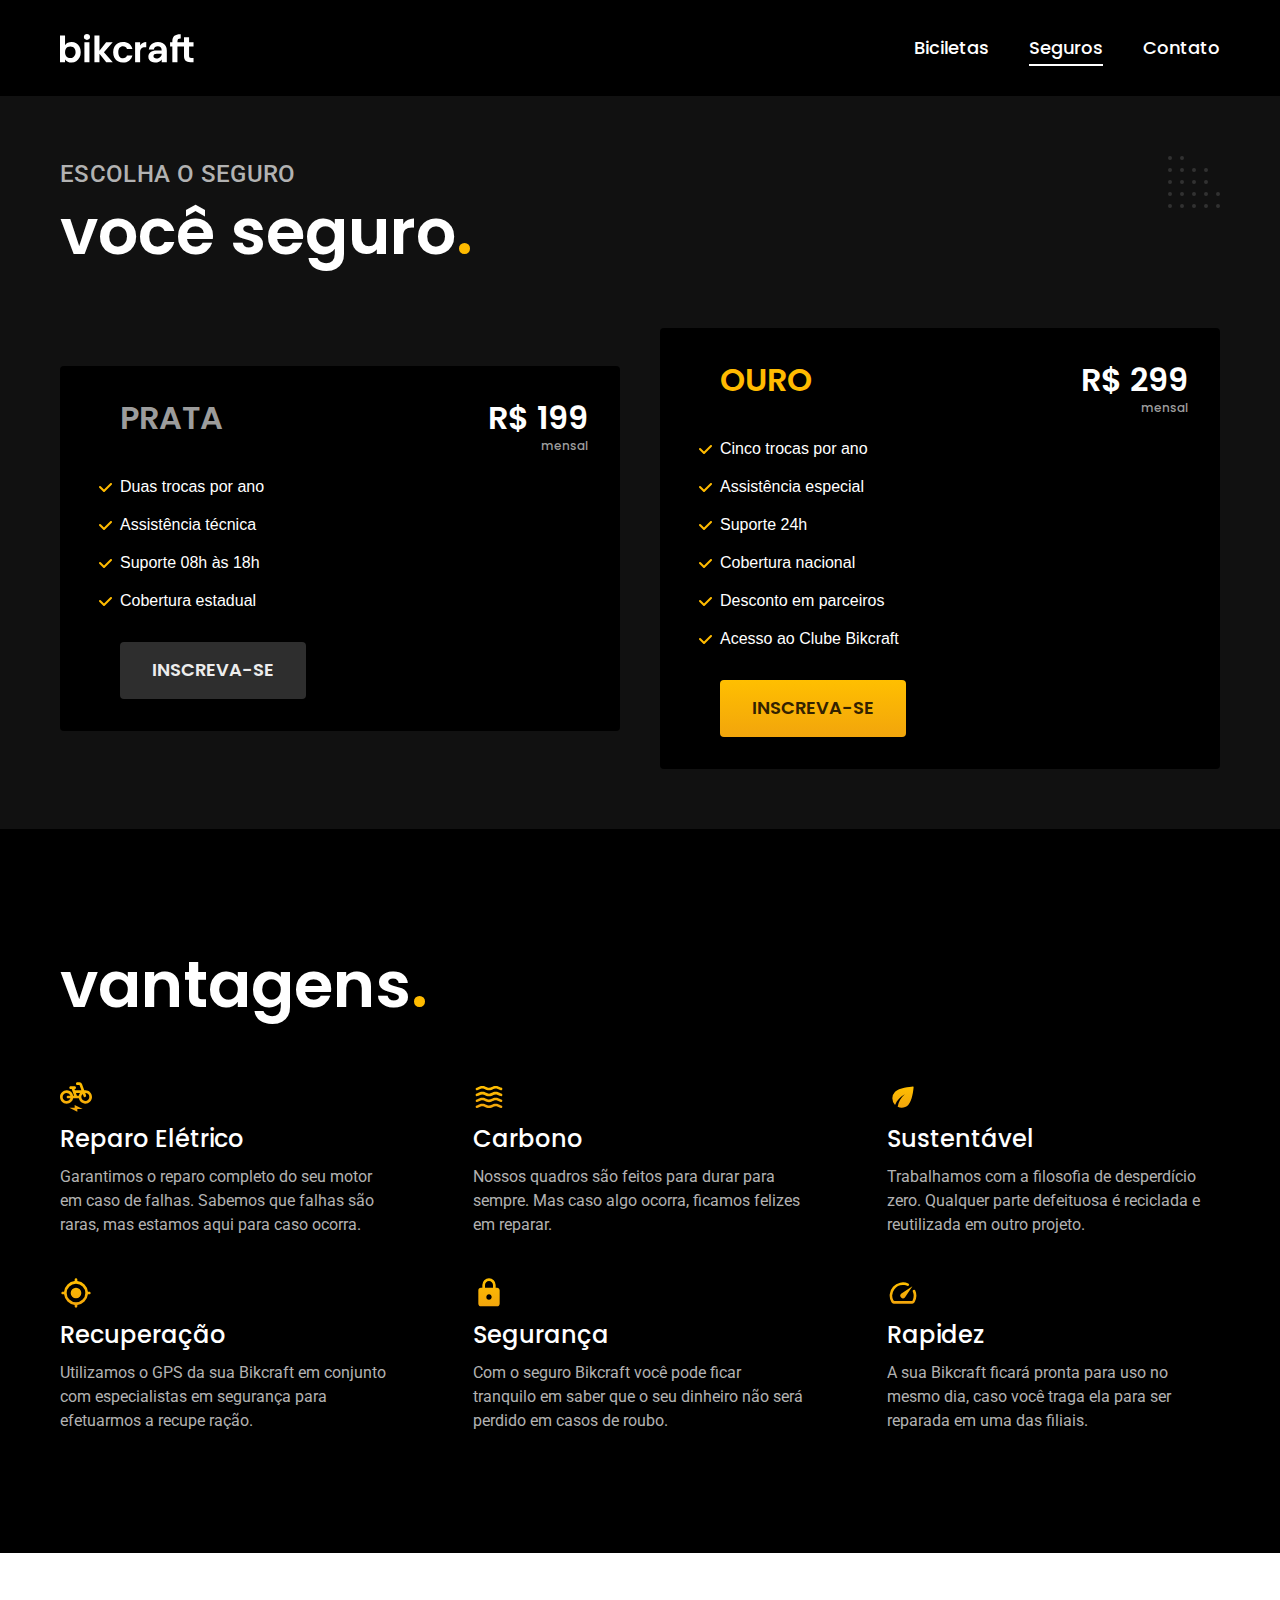
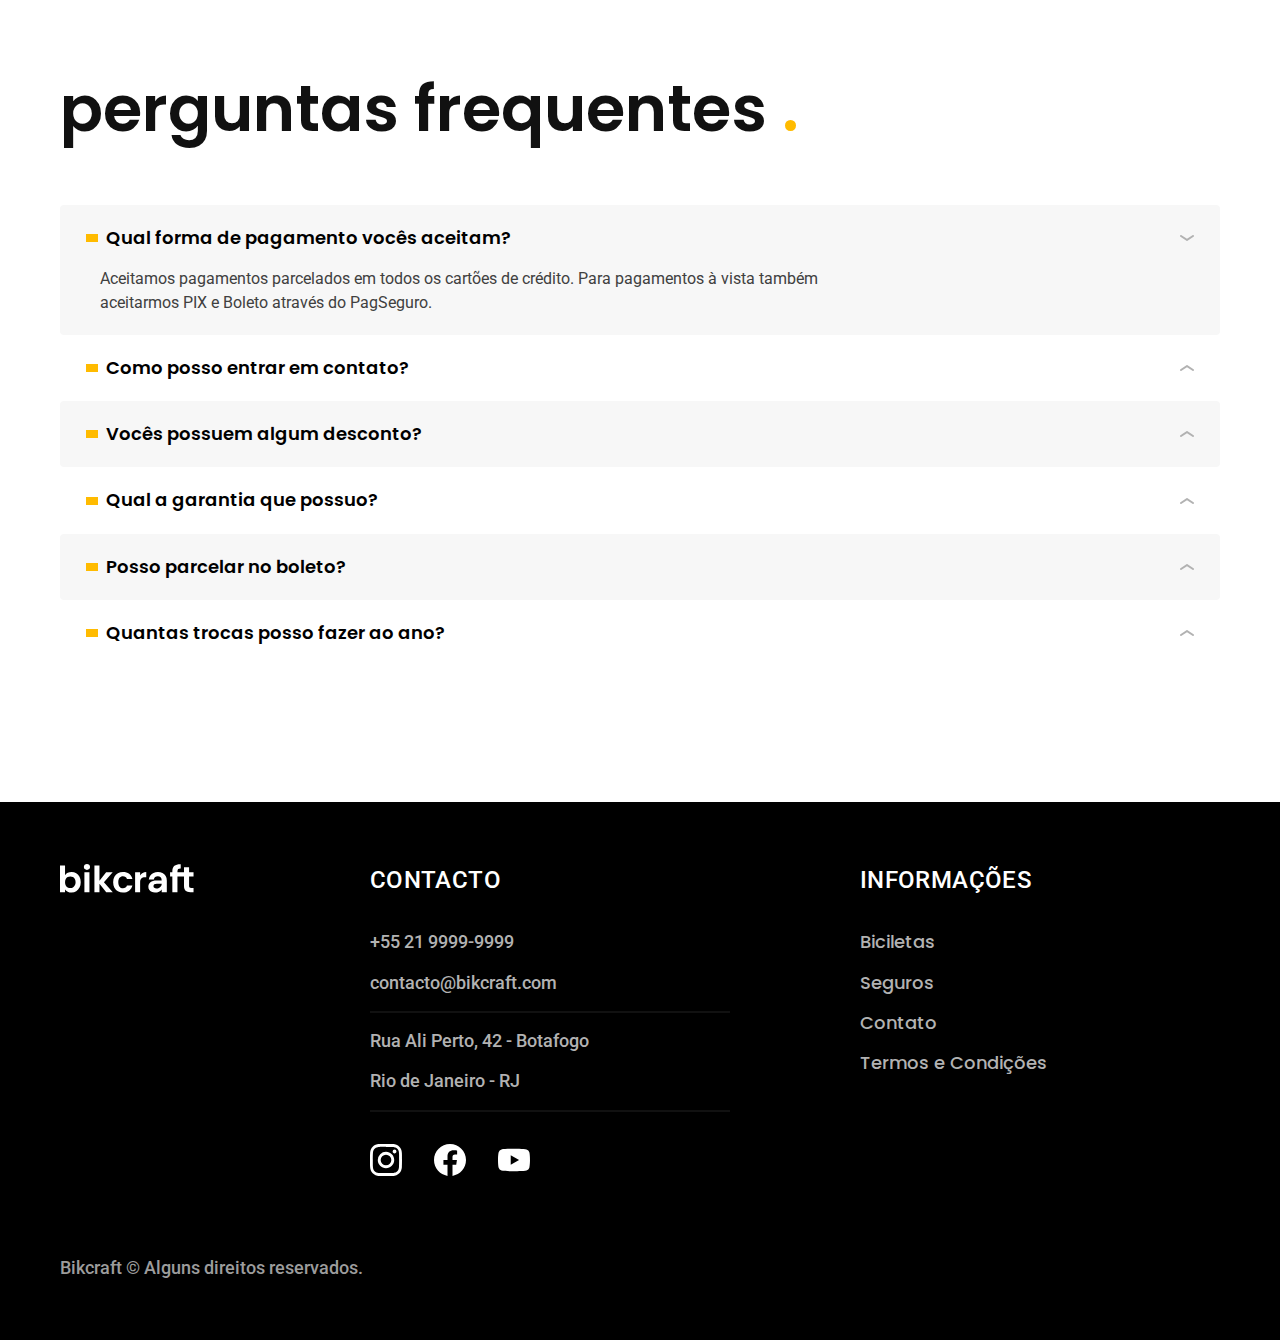
<file: seguros.html>
<!DOCTYPE html>
<html lang="pt-br">

<head>
  <meta charset="UTF-8">
  <meta http-equiv="X-UA-Compatible" content="IE=edge">
  <meta name="viewport" content="width=device-width, initial-scale=1.0">
  <link rel="icon" href="./favicon.svg" type="image/svg+xml">

  <link rel="preload" href="./css/style.min.css" as="style">
  <link rel="stylesheet" href="./css/style.min.css">
  <link rel="preconnect" href="https://fonts.googleapis.com">
  <link rel="preconnect" href="https://fonts.gstatic.com" crossorigin>
  <link href="https://fonts.googleapis.com/css2?family=Merriweather:ital,wght@1,900&family=Poppins:wght@400;600&family=Roboto:wght@400;500&display=swap" rel="stylesheet">
  <title>Seguros | Bikcraft </title>
  <meta name="description" content="Seguros">
  <script>document.documentElement.classList.add('js');</script>
</head>


<body id="seguros">
  <header class="header-bg">
    <div class="header container">
      <a href="./">
        <img src="./img/bikcraft.svg" alt="Bikcraft">
      </a>

      <nav aria-label="primaria">
        <ul class="header-menu font-1-m  cor-0">
          <li><a href="./biciletas.html">Biciletas</a></li>
          <li><a href="./seguros.html">Seguros</a></li>
          <li><a href="./contato.html">Contato </a></li>
        </ul>
      </nav>
    </div>
  </header>

  <main class="seguros-bg ">
    <div class="titulo-bg">
      <div class="titulo container">
        <p class="font-2-l-b cor-5 ">escolha o seguro</p>
        <h1 class="font-1-xxl cor-0 ">você seguro<span class="cor-p1   ">.</span> </h1>
      </div>
    </div>

    <div class="seguros container">

      <div class="seguros-item fadeInLeft" data-anime="200">
        <h3 class="font-1-xl cor-6">PRATA</h3>
        <span class="font-1-xl cor-0">R$ 199 <span class="font-1-xs cor-6">mensal</span></span>
        <ul class="font=2-m cor-0 ">
          <li>Duas trocas por ano</li>
          <li>Assistência técnica</li>
          <li>Suporte 08h às 18h</li>
          <li>Cobertura estadual</li>
        </ul>
        <a class="botao secundario" href="./orcamento.html?tipo=seguro&produto=prata">Inscreva-Se</a>
      </div>
      <div class="seguros-item fadeInRight" data-anime="400">
        <h3 class="font-1-xl cor-p1  ">OURO</h3>
        <span class="font-1-xl cor-0">R$ 299 <span class="font-1-xs cor-6  ">mensal</span></span>
        <ul class="font=2-m cor-0 ">
          <li>Cinco trocas por ano</li>
          <li>Assistência especial</li>
          <li>Suporte 24h</li>
          <li>Cobertura nacional</li>
          <li>Desconto em parceiros</li>
          <li>Acesso ao Clube Bikcraft </li>
        </ul>
        <a class="botao  " href="./orcamento.html?tipo=seguro&produto=ouro">Inscreva-se </a>
      </div>
    </div>
  </main>

  <article class="vantagens-bg">
    <div class="vantagens container">
      <h2 class="font-1-xxl cor-0">vantagens<span class="cor-p1">.</span></h2>
      <ul>
        <li>
          <img src="./img/icones/eletrica.svg" alt="">
          <h3 class="font-1-l cor-0">Reparo Elétrico</h3>
          <p class="font-2-s cor-5">Garantimos o reparo completo do seu motor em caso de falhas. Sabemos que falhas são raras, mas estamos aqui para caso ocorra. </p>
        </li>
        <li>
          <img src="./img/icones/carbono.svg" alt="">
          <h3 class="font-1-l cor-0">Carbono</h3>
          <p class="font-2-s cor-5">Nossos quadros são feitos para durar para sempre. Mas caso algo ocorra, ficamos felizes em reparar. </p>
        </li>
        <li>
          <img src="./img/icones/sustentavel.svg" alt="">
          <h3 class="font-1-l cor-0">Sustentável</h3>
          <p class="font-2-s cor-5">Trabalhamos com a filosofia de desperdício zero. Qualquer parte defeituosa é reciclada e reutilizada em outro projeto. </p>
        </li>
        <li>
          <img src="./img/icones/rastreador.svg" alt="">
          <h3 class="font-1-l cor-0">Recuperação</h3>
          <p class="font-2-s cor-5">Utilizamos o GPS da sua Bikcraft em conjunto com especialistas em segurança para efetuarmos a recupe ração. </p>
        </li>
        <li>
          <img src="./img/icones/seguro.svg" alt="">
          <h3 class="font-1-l cor-0">Segurança</h3>
          <p class="font-2-s cor-5">Com o seguro Bikcraft você pode ficar tranquilo em saber que o seu dinheiro não será perdido em casos de roubo.</p>
        </li>
        <li>
          <img src="./img/icones/velocidade.svg" alt="">
          <h3 class="font-1-l cor-0">Rapidez</h3>
          <p class="font-2-s cor-5">A sua Bikcraft ficará pronta para uso no mesmo dia, caso você traga ela para ser reparada em uma das filiais. </p>
        </li>
      </ul>
    </div>
  </article>

  <article class="perguntas container">
    <h2 class="font-1-xxl">perguntas frequentes <span class="cor-p1">.</span></h2>

    <dl>
      <div>
        <dt><button class="font-1-m-b" aria-controls="pergunta1" aria-expanded="true">Qual forma de pagamento vocês aceitam?</button></dt>
        <dd id="pergunta1" class="font-2-s cor-9 ativa">Aceitamos pagamentos parcelados em todos os cartões de crédito. Para pagamentos à vista também aceitarmos PIX e Boleto através do PagSeguro. </dd>
      </div>
      <div>
        <dt><button class="font-1-m-b" aria-controls="pergunta2" aria-expanded="false">Como posso entrar em contato?</button></dt>
        <dd id="pergunta2" class="font-2-s cor-9">Aceitamos pagamentos parcelados em todos os cartões de crédito. Para pagamentos à vista também aceitarmos PIX e Boleto através do PagSeguro. </dd>
      </div>
      <div>
        <dt><button class="font-1-m-b" aria-controls="pergunta3" aria-expanded="false">Vocês possuem algum desconto?</button></dt>
        <dd id="pergunta3" class="font-2-s cor-9">Aceitamos pagamentos parcelados em todos os cartões de crédito. Para pagamentos à vista também aceitarmos PIX e Boleto através do PagSeguro. </dd>
      </div>
      <div>
        <dt><button class="font-1-m-b" aria-controls="pergunta4" aria-expanded="false">Qual a garantia que possuo?</button></dt>
        <dd id="pergunta4" class="font-2-s cor-9">Aceitamos pagamentos parcelados em todos os cartões de crédito. Para pagamentos à vista também aceitarmos PIX e Boleto através do PagSeguro. </dd>
      </div>
      <div>
        <dt><button class="font-1-m-b" aria-controls="pergunta5" aria-expanded="false">Posso parcelar no boleto?</button></dt>
        <dd id="pergunta5" class="font-2-s cor-9">Aceitamos pagamentos parcelados em todos os cartões de crédito. Para pagamentos à vista também aceitarmos PIX e Boleto através do PagSeguro. </dd>
      </div>
      <div>
        <dt><button class="font-1-m-b" aria-controls="pergunta6" aria-expanded="false">Quantas trocas posso fazer ao ano?</buton>
        </dt>
        <dd id="pergunta6" class="font-2-s cor-9">Aceitamos pagamentos parcelados em todos os cartões de crédito. Para pagamentos à vista também aceitarmos PIX e Boleto através do PagSeguro. </dd>
      </div>
    </dl>
  </article>

  <footer class="footer-bg">
    <div class="footer container">
      <img src="./img/bikcraft.svg" alt="Bikcraft">
      <div class="footer-contacto">
        <h3 class="font-2-l-b cor-0">Contacto</h3>
        <ul class="font-2-m cor-5">
          <li><a href="tel:+552199999999">+55 21 9999-9999</a></li>
          <li><a href="mailto:contacto@bikcraft.com">contacto@bikcraft.com</a></li>
          <li>Rua Ali Perto, 42 - Botafogo </li>
          <li>Rio de Janeiro - RJ</li>
        </ul>
        <div class="footer-redes">
          <a href="https://instagram.com" target="_blank"><img src="./img/redes/instagram.svg" alt="Instagram" width="32" height="32"></a>
          <a href="https://facebook.com" target="_blank"><img src="./img/redes/facebook.svg" alt="Facebook" width="32" height="32"></a>
          <a href="https://youtube.com" target="_blank"><img src="./img/redes/youtube.svg" alt="Youtube" width="32" height="32"></a>
        </div>
      </div>
      <div class="footer-informacoes">
        <h3 class="font-2-l-b cor-0">INFORMAÇÕES</h3>
        <nav>
          <ul class="font-1-m cor-5">
            <li><a href="./biciletas.html">Biciletas</a></li>
            <li><a href="./seguros.html">Seguros</a></li>
            <li><a href="./contato.html">Contato</a></li>
            <li><a href="./termos.html">Termos e Condições</a></li>
          </ul>
        </nav>
      </div>
      <p class="footer-copy font-2-m cor-6">Bikcraft © Alguns direitos reservados. </p>
    </div>

  </footer>
  <script src="./js/plugins/simple-anime.js"></script>
  <script src="./js/script.js"></script>
</body>


</html>
</file>
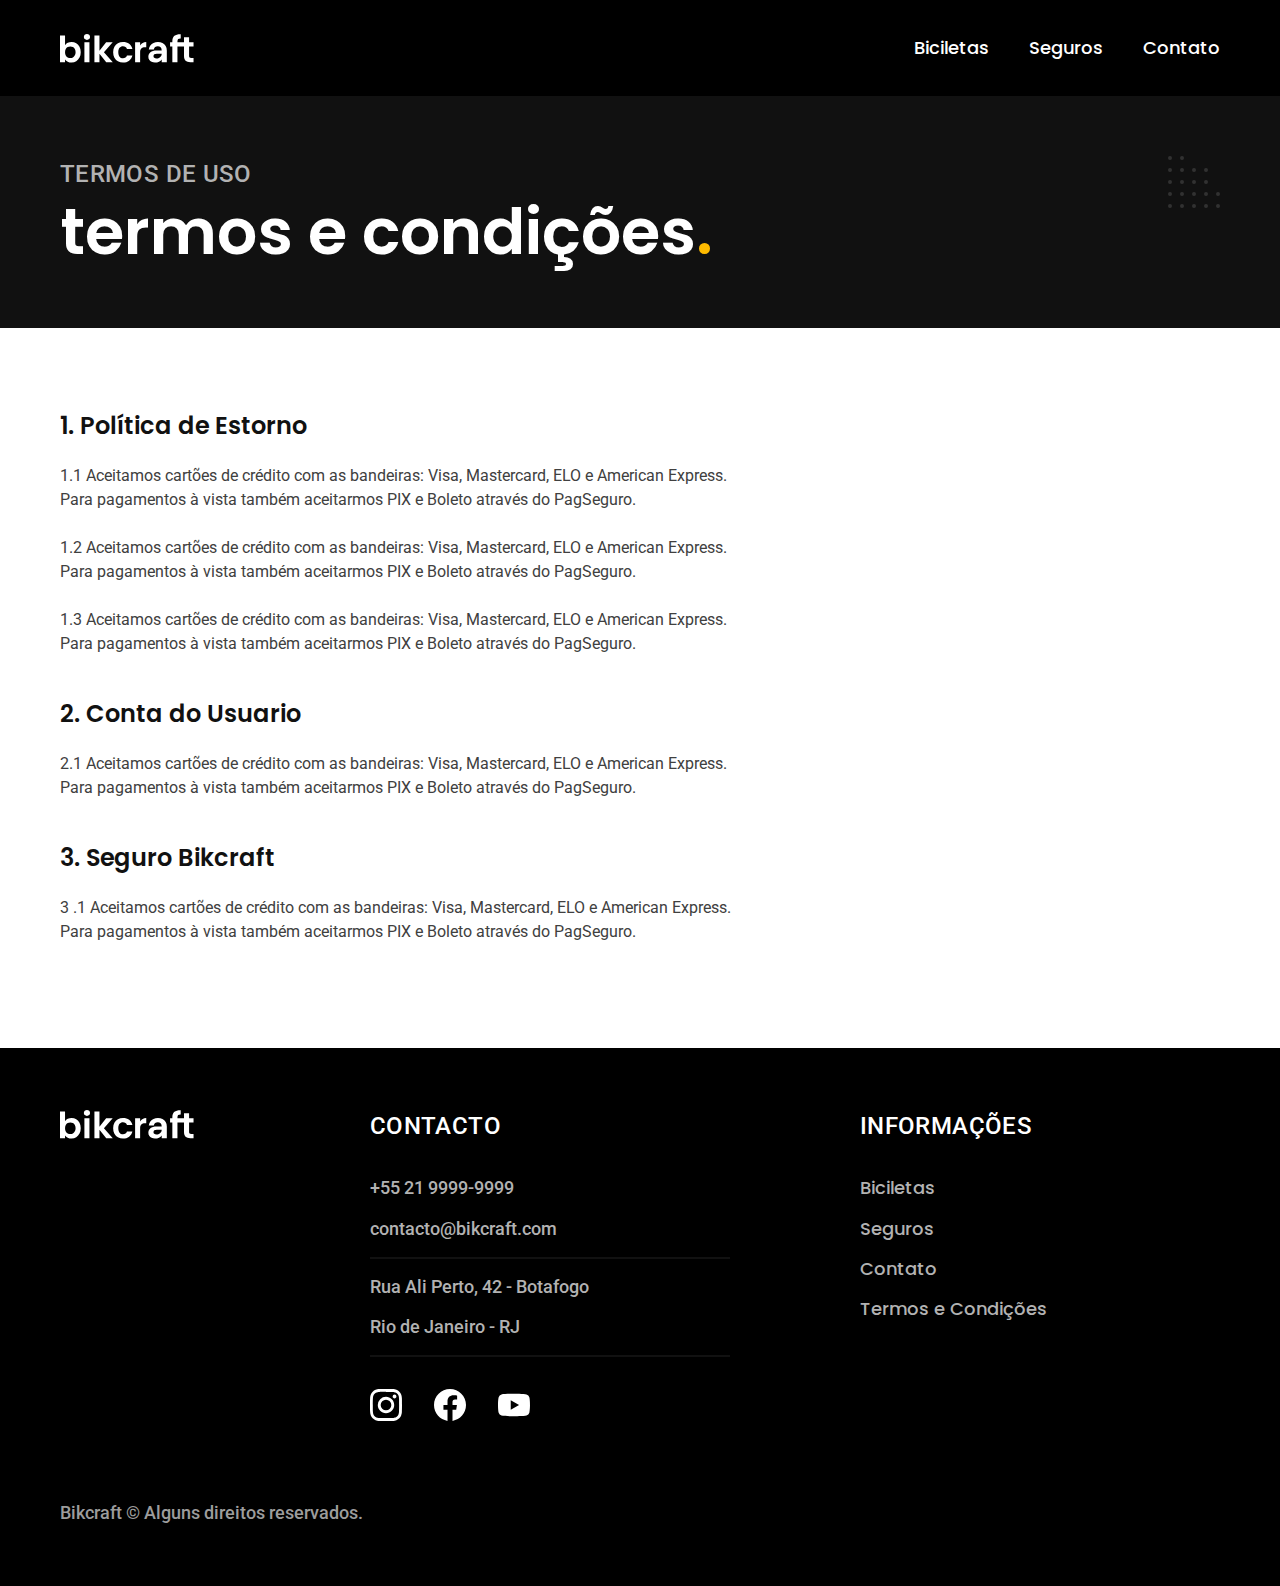
<file: termos.html>
<!DOCTYPE html>
<html lang="pt-br">

<head>
  <meta charset="UTF-8">
  <meta http-equiv="X-UA-Compatible" content="IE=edge">
  <meta name="viewport" content="width=device-width, initial-scale=1.0">
  <link rel="icon" href="./favicon.svg" type="image/svg+xml">

  <link rel="preload" href="./css/style.min.css" as="style">
  <link rel="stylesheet" href="./css/style.min.css">
  <link rel="preconnect" href="https://fonts.googleapis.com">
  <link rel="preconnect" href="https://fonts.gstatic.com" crossorigin>
  <link href="https://fonts.googleapis.com/css2?family=Merriweather:ital,wght@1,900&family=Poppins:wght@400;600&family=Roboto:wght@400;500&display=swap" rel="stylesheet">
  <title>Termos e Condições | Bikcraft </title>
  <meta name="description" content="Termos e Condições ">
  <script>document.documentElement.classList.add('js');</script>
</head>


<body id="termos">
  <header class="header-bg">
    <div class="header container">
      <a href="./">
        <img src="./img/bikcraft.svg" alt="Bikcraft">
      </a>

      <nav aria-label="primaria">
        <ul class="header-menu font-1-m  cor-0">
          <li><a href="./biciletas.html">Biciletas</a></li>
          <li><a href="./seguros.html">Seguros</a></li>
          <li><a href="./contato.html">Contato </a></li>
        </ul>
      </nav>
    </div>
  </header>

  <main>
    <div class="titulo-bg">
      <div class="titulo container">
        <p class="font-2-l-b cor-5 ">Termos de uso</p>
        <h1 class="font-1-xxl cor-0 ">termos e condições<span class="cor-p1   ">.</span> </h1>
      </div>
    </div>

    <div class="termos font-2-s cor-10  container">
      <h2 class="font-1-l cor-11">1. Política de Estorno</h2>
      <p>1.1 Aceitamos cartões de crédito com as bandeiras: Visa, Mastercard, ELO e American Express. Para pagamentos à vista também aceitarmos PIX e Boleto através do PagSeguro.</p>
      <p>1.2 Aceitamos cartões de crédito com as bandeiras: Visa, Mastercard, ELO e American Express. Para pagamentos à vista também aceitarmos PIX e Boleto através do PagSeguro.</p>
      <p>1.3 Aceitamos cartões de crédito com as bandeiras: Visa, Mastercard, ELO e American Express. Para pagamentos à vista também aceitarmos PIX e Boleto através do PagSeguro.</p>
      <h2 class="font-1-l cor-11">2. Conta do Usuario</h2>
      <p>2.1 Aceitamos cartões de crédito com as bandeiras: Visa, Mastercard, ELO e American Express. Para pagamentos à vista também aceitarmos PIX e Boleto através do PagSeguro.</p>
      <h2 class="font-1-l cor-11">3. Seguro Bikcraft</h2>
      <p>3 .1 Aceitamos cartões de crédito com as bandeiras: Visa, Mastercard, ELO e American Express. Para pagamentos à vista também aceitarmos PIX e Boleto através do PagSeguro.</p>

    </div>
  </main>

  <footer class="footer-bg">
    <div class="footer container">
      <img src="./img/bikcraft.svg" alt="Bikcraft">
      <div class="footer-contacto">
        <h3 class="font-2-l-b cor-0">Contacto</h3>
        <ul class="font-2-m cor-5">
          <li><a href="tel:+552199999999">+55 21 9999-9999</a></li>
          <li><a href="mailto:contacto@bikcraft.com">contacto@bikcraft.com</a></li>
          <li>Rua Ali Perto, 42 - Botafogo </li>
          <li>Rio de Janeiro - RJ</li>
        </ul>
        <div class="footer-redes">
          <a href="https://instagram.com" target="_blank"><img src="./img/redes/instagram.svg" alt="Instagram" width="32" height="32"></a>
          <a href="https://facebook.com" target="_blank"><img src="./img/redes/facebook.svg" alt="Facebook" width="32" height="32"></a>
          <a href="https://youtube.com" target="_blank"><img src="./img/redes/youtube.svg" alt="Youtube" width="32" height="32"></a>
        </div>
      </div>
      <div class="footer-informacoes">
        <h3 class="font-2-l-b cor-0">INFORMAÇÕES</h3>
        <nav>
          <ul class="font-1-m cor-5">
            <li><a href="./biciletas.html">Biciletas</a></li>
            <li><a href="./seguros.html">Seguros</a></li>
            <li><a href="./contato.html">Contato</a></li>
            <li><a href="./termos.html">Termos e Condições</a></li>
          </ul>
        </nav>
      </div>
      <p class="footer-copy font-2-m cor-6">Bikcraft © Alguns direitos reservados. </p>
    </div>

  </footer>
  <script src="./js/script.js"></script>
</body>


</html>
</file>
<file: css/style.min.css>
body{margin:0;font-family:Arial,Helvetica,sans-serif;color:#111}blockquote,dd,h1,h2,h3,h4,p,ul{margin:0}ul{padding:0;list-style:none}a{text-decoration:none;color:inherit}img{max-width:100%;height:auto;display:block}img[src$=".jpg"]{border-radius:4px}.font-1-xs{font:500 0.75rem/1.35 Poppins,sans-serif}.font-2-xs{font:400 0.875rem/1.43 Roboto,sans-serif}.font-1-s{font:500 1rem/1.5 Poppins,sans-serif}.font-2-s{font:400 1rem/1.5 Roboto,sans-serif}.font-1-m,.font-1-m-b{font:500 1.125rem/1.35 Poppins,sans-serif}.font-1-m-b{font-weight:600}.font-2-m{font:500 1.125rem/1.35 Roboto,sans-serif}.font-1-l{font:500 1.5rem/1.5 Poppins,sans-serif}.font-2-l,.font-2-l-b{font:400 1.5rem/1.5 Roboto,sans-serif}.font-2-l-b{font-weight:500;letter-spacing:.015em;text-transform:uppercase}.font-1-xl{font:600 2rem/1.25 Poppins,sans-serif}.font-2-xl{font:500 2rem/1.25 Roboto,sans-serif}.font-1-xxl{font:600 4rem/1.125 Poppins,sans-serif}@media (max-width:1200px){.font-1-xxl{font-size:3rem}.font-2-l{font-size:1.125rem}.font-2-l-b{font-size:1.125rem}}@media (max-width:800px){.font-1-xxl{font-size:2rem}.font-1-xl,.font-2-xl{font-size:1.5rem}}:root{--cor-0:#ffffff;--cor-1:#f7f7f7;--cor-2:#ededed;--cor-3:#dedede;--cor-4:#cccccc;--cor-5:#b2b2b2;--cor-6:#9c9c9c;--cor-7:#717171;--cor-8:#595959;--cor-9:#404040;--cor-10:#2e2e2e;--cor-11:#111111;--cor-12:#000000;--cor-p1:#ffbb00;--cor-p2:#e4a30b;--cor-p3:#a66f00;--cor-p4:#664400;--cor-p5:#332200}.cor-0{color:var(--cor-0)}.cor-1{color:var(--cor-1)}.cor-2{color:var(--cor-2)}.cor-3{color:var(--cor-3)}.cor-4{color:var(--cor-4)}.cor-5{color:var(--cor-5)}.cor-6{color:var(--cor-6)}.cor-7{color:var(--cor-7)}.cor-8{color:var(--cor-8)}.cor-9{color:var(--cor-9)}.cor-10{color:var(--cor-9)}.cor-11{color:var(--cor-11)}.cor-12{background-color:var(--cor-12)}.cor-p1{color:var(--cor-p1)}.cor-p2{color:var(--cor-p2)}.cor-p3{color:var(--cor-p3)}.cor-p4{color:var(--cor-p4)}.cor-p5{color:var(--cor-p5)}.js .fadeInDown{transform:translate3d(0,-20px,0)}.js .fadeInUp{transform:translate3d(0,20px,0)}.js .fadeInRight{transform:translate3d(20px,0,0)}.js .fadeInLeft{transform:translate3d(-20px,0,0)}.js [data-anime]{opacity:0}.js .anime{opacity:1;transform:none;transition:transform .8s,opacity .8s}.header-bg{background:var(--cor-12)}.header{display:flex;flex-wrap:wrap;gap:20px;justify-content:space-between;align-items:center;padding-top:20px;padding-bottom:20px}.header-menu{display:flex;flex-wrap:wrap;gap:40px}.header-menu a{display:inline-block;padding:16px 0;position:relative}.header-menu a:after{content:"";display:block;height:2px;width:0;background:var(--cor-0);margin-top:4px;transition:.3s;position:absolute}.header-menu a.ativo::after,.header-menu a:hover::after{width:100%}@media (max-width:800px){.header-menu{gap:20px}.header-menu a{background:var(--cor-11);padding:12px 16px;border-radius:4px}.header-menu a:hover{background:var(--cor-10)}.header a:after{display:none}}@media (max-width:600px){.header-menu{gap:12px}.header-menu a{padding:8px 12px;font-size:14px}}.footer-bg{background-color:var(--cor-12)}.footer{display:grid;grid-template-columns:3fr 5fr 4fr;gap:40px;padding-top:60px;padding-bottom:60px}.footer h3{margin-bottom:32px}.footer-contacto ul{margin-bottom:32px}.footer-contacto li:nth-child(even):after{content:'';display:block;max-width:360px;height:2px;background:var(--cor-11);margin-top:16px}.footer li{margin-bottom:16px}.footer-redes{display:flex;gap:32px}.footer a:hover{color:var(--cor-0)}.footer-copy{grid-column:1/-1;margin-top:40px}@media (max-width:800px){.footer>img{display:none}.footer{grid-template-columns:1fr 1fr}}@media (max-width:600px){.footer{grid-template-columns:1fr;gap:60px}.footer-copy{margin-top:0}}.container{max-width:1200px;box-sizing:border-box;padding-left:20px;padding-right:20px;margin-left:auto;margin-right:auto}.botao{display:inline-block;padding:16px 32px;background:linear-gradient(#ffbf00,#f2a50c);border-radius:4px;box-shadow:0 1px 2px rgba(0,0,0,.1);text-transform:uppercase;color:var(--cor-p5);font:600 1.125rem/1.35 Poppins,sans-serif;max-width:max-content;border:none;cursor:pointer}.botao:hover{background:linear-gradient(#ffb60d,#e59317)}.botao.secundario{background:var(--cor-10);color:var(--cor-2)}.botao.secundario:hover{background:var(--cor-9)}.botao.seta{display:flex;align-items:center}.botao.seta::after{content:"";display:inline-block;height:10px;width:18px;margin-left:12px;background:url('../img/icones/seta.svg');transition:transform .2s}.botao.seta:hover::after{transform:translateX(4px)}@media (max-width:600px){.botao{padding:12px 16px;font-size:1rem}}.link{display:inline-block;color:var(--cor-p1);font:500 1.5rem/1.5 Poppins,sans-seriff;text-transform:uppercase}.link::after{content:"";display:block;width:100%;height:4px;background-color:currentColor}.link:hover{color:var(--cor-0)}.titulo-bg{padding-top:60px;padding-bottom:60px;background-color:var(--cor-11)}.titulo{background:url('../img/dec/top-right.svg') no-repeat top right 20px}.titulo p{margin-bottom:4px}@media (max-width:800px){.titulo-bg{padding-top:40px;padding-bottom:40p x}.titulo p{font-size:1rem;text-transform:lowercase;font-weight:400}}.form{display:grid;grid-template-columns:1fr 1fr;gap:20px}.form label{display:block;font:400 1rem/1.5 Poppins,sans-serif;margin-bottom:4px}.form .col-2{grid-column:span 2}.form input[type=email],.form input[type=text],.form textarea{font:400 1rem/1.5rem Roboto,sans-serif;background:var(--cor-1);border:1px solid var(--cor-2);padding:12px;border-radius:4px;width:100%;box-sizing:border-box}.form input[type=email]:focus,.form input[type=text]:focus,.form textarea:focus{outline:0;border-color:var(--cor-p1);background:var(--cor-0);box-shadow:0 0 0 2px #fea}@media (max-width:600px){.form{grid-template-columns:1fr}.form .col-2{grid-column:1}}.introducao-bg{background:var(--cor-12) url('../img/dec/bottom-left.svg') no-repeat bottom 160px left 20px;box-shadow:inset 0 -120px #fff}.introducao{display:grid;grid-template-columns:1fr 1fr;gap:0 40px}.introducao-conteudo{align-self:end;padding-bottom:200px}.introducao img{width:100%;height:100%;object-fit:cover;border-radius:4px}.introducao h1{margin-bottom:32px}.introducao p{margin-bottom:20px}@media (max-width:800px){.introducao-bg{background:var(--cor-11);padding-top:40px;box-shadow:inset 0 -60px var(--cor-0)}.introducao{grid-template-columns:1fr;gap:32px}.introducao-conteudo{padding:0}.introducao h1{margin-bottom:16px}.introducao img{height:300px;width:100%}}.tecnologia-bg{background-color:var(--cor-11);box-shadow:inset 0 80px var(--cor-0),inset 0 -80px var(--cor-0)}.tecnologia{display:grid;grid-template-columns:1fr 1fr;gap:40px}.tecnologia-imagem img{width:100%;height:100%;object-fit:cover;object-position:left}.tecnologia-conteudo{padding-top:160px;padding-bottom:160px}.tecnologia-conteudo>span{display:block;margin-bottom:20px}.tecnologia-conteudo h2{margin-bottom:32px}.tecnologia-conteudo>p{margin-bottom:32px}.tecnologia a{margin-bottom:80px}.tecnologia-vantagens{display:flex;gap:40px}.tecnologia-vantagens h3{margin-bottom:8 px;width:max-content}.tecnologia-vantagens img{width:24px;margin-bottom:8px}@media (max-width:800px){.tecnologia-bg{box-shadow:initial}.tecnologia{grid-template-columns:1fr}.tecnologia-conteudo{padding-top:60px;padding-bottom:60px}.tecnologia-imagem{display:none}.tecnologia a{margin-bottom:60px}}@media (max-width:600px){.tecnologia-vantagens{flex-direction:column}}.parceiros{padding-top:60px;padding-bottom:120px}.parceiros h2{margin-bottom:60px}.parceiros ul{padding:0 20px;max-width:1400px;display:grid;grid-template-columns:repeat(4,1fr);margin:0 auto}.parceiros li{display:flex;padding:32px;border-left:2px solid var(--cor-2)}.parceiros img{margin:auto}.parceiros li:first-child,.parceiros li:nth-child(5){border-left:none}.parceiros li:nth-child(n+5){border-top:2px solid var(--cor-2)}@media (max-width:800px){.parceiros{padding-bottom:60px}.parceiros li{padding:20 px}.parceiros h2{margin-bottom:20px}.parceiros ul{grid-template-columns:repeat(2,1fr)}.parceiros li:nth-child(n+3){border-top:2px solid var(--cor-2)}.parceiros li:nth-child(odd){border-left:none}}.depoimento{display:grid;grid-template-columns:1fr 1fr;background-color:var(--cor-p1);overflow:hidden}.depoimento img{width:100%;height:100%;object-fit:cover;border-radius:0}.depoimento-conteudo{padding:40px 40px 80px 80px;align-self:end;background:url('../img/dec/bottom-right.svg') no-repeat bottom 40px right 40px}.depoimento-conteudo p{max-width:32ch;font-family:Merriweather,serif;font-style:italic;font-weight:900;margin-bottom:32px;position:relative}.depoimento p::after,.depoimento p::before{font-size:5rem;color:var(--cor-p2);position:absolute}.depoimento p::before{content:'“';left:-50px;top:-20px}.depoimento p::after{content:'”'}@media (min-width:1200px){.depoimento img{max-height:520px}}@media (max-width:800px){.depoimento{grid-template-columns:1fr;text-align:center}.depoimento img{max-height:200px}.depoimento-conteudo{padding:40px 20px;justify-self:center}}.biciletas-lista{padding-top:60px;padding-bottom:120px}.biciletas-lista h2{margin-bottom:40px}.biciletas-lista ul{display:flex;gap:40px;padding:0 20px 20px 20px;max-width:1400px;margin-left:auto;margin-right:auto;overflow-x:auto}#bicileta .biciletas-lista ul{padding:0 0 20px 0}.biciletas-lista li{min-width:280px;flex:1}.biciletas-lista a{display:block}.biciletas-lista img{margin-bottom:16px}.biciletas-lista h3{margin-bottom:8px;display:flex;align-items:center}.biciletas-lista h3::before{content:"";display:inline-block;height:8px;width:12px;margin-right:8px;background-color:var(--cor-p1);transition:width .2s}.biciletas-lista a:hover h3::before{width:24px}.biciletas-lista li span{padding-left:20px}@media (max-width:800px){.biciletas-lista{padding-bottom:60px}.biciletas-lista ul{gap:20px}}.biciletas-bg{background:linear-gradient(to right,var(--cor-0) 30%,var(--cor-11) 0)}.biciletas{display:grid;grid-template-columns:1fr 1fr;gap:40px;padding-top:60px;padding-bottom:60px;background:url('../img/dec/top-right.svg') no-repeat top 40px right 20px}.biciletas-imagem{display:grid}.biciletas-imagem img{grid-area:1/1}.biciletas-imagem span{grid-area:1/1;place-self:start end;margin-top:20px;background:var(--cor-12);padding:8px 16px 8px 8px;display:inline-block;border-radius:4px 0 0 4px}.biciletas-conteudo{display:grid;grid-template-columns:1fr auto;align-content:start}.biciletas h2,.biciletas p{grid-column:1/-1}.biciletas h2{margin-bottom:20px}.biciletas h2::before{content:"";display:block;width:12px;height:8px;background-color:var(--cor-p1);margin-bottom:8px}.biciletas p{margin-bottom:32px}.biciletas a{place-self:end}.biciletas ul{display:grid;gap:16px}.biciletas li{display:flex;align-items:center}.biciletas-conteudo img{width:24px;margin-right:8px}@media (max-width:800px){.biciletas-bg{background:var(--cor-11)}.biciletas{grid-template-columns:1fr;gap:20px;padding-top:40px;padding-bottom:40px}}@media (max-width:600px){.biciletas-conteudo{grid-template-columns:1fr}.biciletas ul{font-size:1rem;grid-template-columns:1fr 1fr;margin-bottom:32px}.biciletas a{place-self:start}}.bicileta{display:grid;grid-template-columns:1fr 1fr;align-items:start;gap:40px;padding-top:60px;padding-bottom:60px}#bicileta .titulo p{text-transform:uppercase}.bicileta-imagens{display:flex;flex-wrap:wrap;gap:20px}.bicileta-imagens img{flex:1;min-width:200px}.bicileta-imagens img:first-child{min-width:100%}.bicileta-conteudo>p{margin-bottom:32px}.bicileta-comprar{display:grid;grid-template-columns:max-content auto;align-items:center;justify-items:start;gap:8px 12px;margin-bottom:40px}.bicileta-comprar span{display:flex;align-items:center;gap:8px;background-color:var(--cor-12);padding:4px 8px;border-radius:4px}.bicileta-comprar a{grid-row:span 2}.bicileta-conteudo h2{text-transform:uppercase;letter-spacing:.015em;margin-bottom:12px}.bicileta-ficha,.bicileta-informacoes{padding:32px;background-color:var(--cor-12);border-radius:4px}.bicileta-informacoes{margin-bottom:40px;display:grid;grid-template-columns:1fr 1fr;gap:32px}.bicileta-informacoes img{width:24px;margin-bottom:8px}.bicileta-imagens h3{margin-bottom:8px}.bicileta-ficha li{padding:4px 0;display:flex;justify-content:space-between;border-bottom:1px solid var(--cor-11)}.bicileta-ficha li:last-child{border-bottom:none}.bicileta-ficha span{color:var(--cor-6)}@media (max-width:800px){.bicileta{grid-template-columns:1fr;padding-top:40px;padding-bottom:40px}.bicileta-imagens{grid-row:2}}@media (max-width:400px){.bicileta-informacoes{grid-template-columns:1fr}.bicileta-comprar{grid-template-columns:1fr}}.seguro-bg{background-color:var(--cor-11);box-shadow:inset 0 120px var(--cor-0),inset 0 -120px var(--cor-12)}.seguro{display:grid;grid-template-columns:1fr 1fr;gap:40px}.seguro-imagem img{height:100%;width:100%;object-fit:cover}.seguro-conteudo{padding-top:180px;padding-bottom:180px}.seguro h2{margin-bottom:32px}.seguro p{margin-bottom:20px}@media (max-width:800px){.seguro-bg{box-shadow:inset 0 -600px var(--cor-12)}.seguro{grid-template-columns:1fr}.seguro-conteudo{grid-row:1;padding-top:40px;padding-bottom:0}}.seguros-bg{background-color:var(--cor-11)}.seguros{padding-top:60px;padding-bottom:60px;display:grid;grid-template-columns:1fr 1fr;gap:40px;align-items:center}#seguros .seguros{padding-top:0}.seguros h2{grid-column:1/-1}.seguros-item{background-color:var(--cor-12);padding:32px 32px 32px 60px;display:grid;grid-template-columns:1fr auto;border-radius:4px}.seguros-item h3{margin-bottom:40px}.seguros-item span{grid-column:2;display:block;text-align:right}.seguros-item ul{grid-column:1/-1;margin-bottom:32px}.seguros-item li{display:flex;align-items:center;position:relative}.seguros-item li+li{margin-top:20px}.seguros-item li::before{content:"";display:inline- block;width:13px;height:9px;background-image:url("../img/icones/lista.svg");position:absolute;left:-21px}.seguros-item a{grid-column:1/-1}@media (max-width:800px){.seguros{grid-template-columns:1fr}}.vantagens-bg{background-color:var(--cor-12);--padding:120px}.vantagens{padding-top:var(--padding);padding-bottom:var(--padding)}.vantagens h2{margin-bottom:60px}.vantagens ul{display:grid;grid-template-columns:repeat(auto-fit,minmax(280px,max-content));gap:40px 80px}.vantagens h3,.vantagens img{margin-bottom:8px}@media (max-width:800px){.vantagens-bg{--padding:60px}.vantagens h2{margin-bottom:40px}.vantagens ul{gap:20px}}.perguntas{padding-top:120px;padding-bottom:120px}.perguntas h2{margin-bottom:60px}.perguntas dl>div{padding:20px;border-radius:4px}.perguntas dl>div:nth-child(odd){background-color:var(--cor-1)}.perguntas button{display:grid;grid-template-columns:auto 1fr auto;align-items:center;gap:8px;cursor:pointer;border:none;background:0 0;width:100%;text-align:left}.perguntas button::before{content:"";display:inline-block;width:12px;height:8px;background-color:var(--cor-p1)}.perguntas button::after{content:"";display:inline-block;width:14px;height:6px;background:url("../img/icones/seta-abrir.svg");transition:.3s}.perguntas button:hover::after,.perguntas button[aria-expanded=true]::after{transform:rotate(180deg)}.js .perguntas dd{display:none}.js .perguntas dd.ativa{display:block}.perguntas dd{padding-left:20px;padding-top:16px;max-width:80ch}@media (max-width:800px){.perguntas{padding-top:60px;padding-bottom:60px}.perguntas h2{margin-bottom:40px}}#contato{background:linear-gradient(var(--cor-11) 600px,var(--cor-1) 0)}.contato{display:grid;grid-template-columns:5fr 7fr}.contato-dados,.contato-formulario{padding:60px;box-shadow:0 1px 2px rgba(0,9,9,.1)}.contato-dados{background:var(--cor-12) url('../img/dec/bottom-left.svg') no-repeat bottom 20px left 20px;border-radius:5px 0 0 5px}.contato-formulario{border-radius:0 5px 5px 0;background:var(--cor-0) url('../img/dec/bottom-right.svg') no-repeat bottom 20px right 20px}.contato-dados h2{margin-bottom:60px}.contato-endereco{margin-bottom:32px;padding-left:28px;background:url("../img/icones/local.svg") no-repeat 0 2px}.contato-endereco p{margin-bottom:8px}.contato-meios a{display:block;max-width:max-content;margin-bottom:8px;padding-left:28px}.contato-meios a:hover{color:var(--cor-0)}.contato-meios a:first-child{background:url("../img/icones/email.svg") no-repeat 0 2px}.contato-meios a:nth-child(2){margin-bottom:32px}.contato-meios a:nth-child(3){background:url("../img/icones/telefone.svg") no-repeat 0 2px;margin-bottom:60px}.contato-redes{display:flex;gap:32px;padding-left:28px}@media (max-width:800px){.contato{grid-template-columns:1fr}.contato-dados,.contato-formulario{padding:20px}.contato-dados{border-radius:5px 5px 0 0;background:var(--cor-12)}.contato-formulario{border-radius:0 0 5px 5px}.contato-dados h2,.contato-meios a:nth-child(3){margin-bottom:32px}.contato-redes{margin-bottom:12px}}.lojas{display:grid;grid-template-columns:1fr 1fr;gap:0 40px;padding-top:120px;padding-bottom:120px}.lojas h2{grid-column:1/-1;margin-bottom:60px}.lojas img{border-radius:4px 4px 0 0}.lojas-item{border-radius:4px;background:var(--cor-0);box-shadow:0 1px 2px rgba(0,0,0,.1)}.lojas-conteudo{display:grid;grid-template-columns:1fr 1fr;gap:32px 16px;padding:32px}.lojas-conteudo h3,.lojas-tempo{grid-column:1/-1}.lojas-dados{display:grid;gap:8px;border-left:2px solid var(--cor-2);padding-left:12px}.lojas-tempo{display:flex;align-items:center;gap:8px}@media (max-width:800px){.lojas{gap:20px;padding-top:60px;padding-bottom:60px}.lojas h2{margin-bottom:32px}.lojas-conteudo{grid-template-columns:1fr}}@media (max-width:600px){.lojas{grid-template-columns:1fr}}#orcamento{background:linear-gradient(var(--cor-11) 600px,var(--cor-1) 0)}.orcamento{display:grid;grid-template-columns:5fr 7fr;padding-bottom:120px}.orcamento h2{text-transform:uppercase;position:relative;display:flex;align-items:center}.orcamento h2::before{content:"";display:inline-block;width:4px;height:8px;background-color:var(--cor-p1);position:absolute;left:-12px}.orcamento-dados,.orcamento-produto{padding:60px;box-shadow:0 1px 2px rgba(0,0,0,.1)}.orcamento-produto{border-radius:5px 0 0 5px;background:var(--cor-12) url('../img/dec/bottom-left.svg') no-repeat bottom 20px left 20px;display:grid;grid-template-columns:1fr 1fr;gap:20px;align-content:start}.orcamento-produto>*{grid-column:1/-1}.orcamento-produto>label{grid-column:initial}.orcamento-produto label{font:400 1rem/1.5 Poppins,sans-serif;color:var(--cor-4);background-color:var(--cor-10);padding:12px 16px;border-radius:4px;cursor:pointer;display:grid;grid-template-columns:auto 1fr auto;align-items:center;border:1px solid var(--cor-10)}.orcamento-produto input:checked+label{background:var(--cor-0);color:var(--cor-11)}.orcamento-produto label::before{content:"";display:inline-block;box-sizing:border-box;width:12px;height:12px;border:1px solid var(--cor-6);border-radius:50%;margin-right:8px}.orcamento-produto label:hover{background-color:var(--cor-9);border-color:var(--cor-9)}.orcamento-produto input:focus+label{box-shadow:0 0 0 2px var(--cor-p1);border-color:var(--cor-12)}.orcamento-produto label span{display:none}.orcamento-produto input:checked+label span{display:inline-block}.orcamento-produto input:checked+label::before{border-color:var(--cor-7);box-shadow:inset 0 0 0 3px var(--cor-0),inset 0 0 0 6px var(--cor-7)}.orcamento-produto input{opacity:0;position:absolute;pointer-events:none}.orcamento-dados{border-radius:0 5px 5px 0;background:var(--cor-0) url('../img/dec/bottom-right.svg') no-repeat bottom 20px right 20px}.orcamento-conteudo{display:none}.orcamento-conteudo h2,.orcamento-dados h2:nth-of-type(n+2){margin-top:20px}#bikcraft:checked~#orcamento-bikcraft,#seguro:checked~#orcamento-seguro{display:grid;gap:20px}.orcamento-detalhes{display:none;background:var(--cor-0);padding:20px;grid-template-columns:1fr 1fr;border-radius:4px;align-items:center}.orcamento-detalhes li{display:flex;align-items:center;margin-bottom:8px}.orcamento-detalhes li img{width:16px;margin-right:8px}.orcamento-produto input:checked+label+.orcamento-detalhes{display:grid}@media (max-width:1200px){.orcamento-dados,.orcamento-produtos{padding:32px}}@media (max-width:800px){.orcamento{grid-template-columns:1fr}.orcamento-produto{border-radius:5px 5px 0 0;background:var(--cor-12)}.orcamento-dados{border-radius:0 0 5px 5px}}@media (max-width:400px){.orcamento-produto{grid-template-columns:1fr}}.termos{padding-top:80px;padding-bottom:80px}.termos h2{font-weight:600;margin-bottom:20px}.termos p+h2{margin-top:40px}.termos p{max-width:75ch;margin-bottom:24px}
</file>
